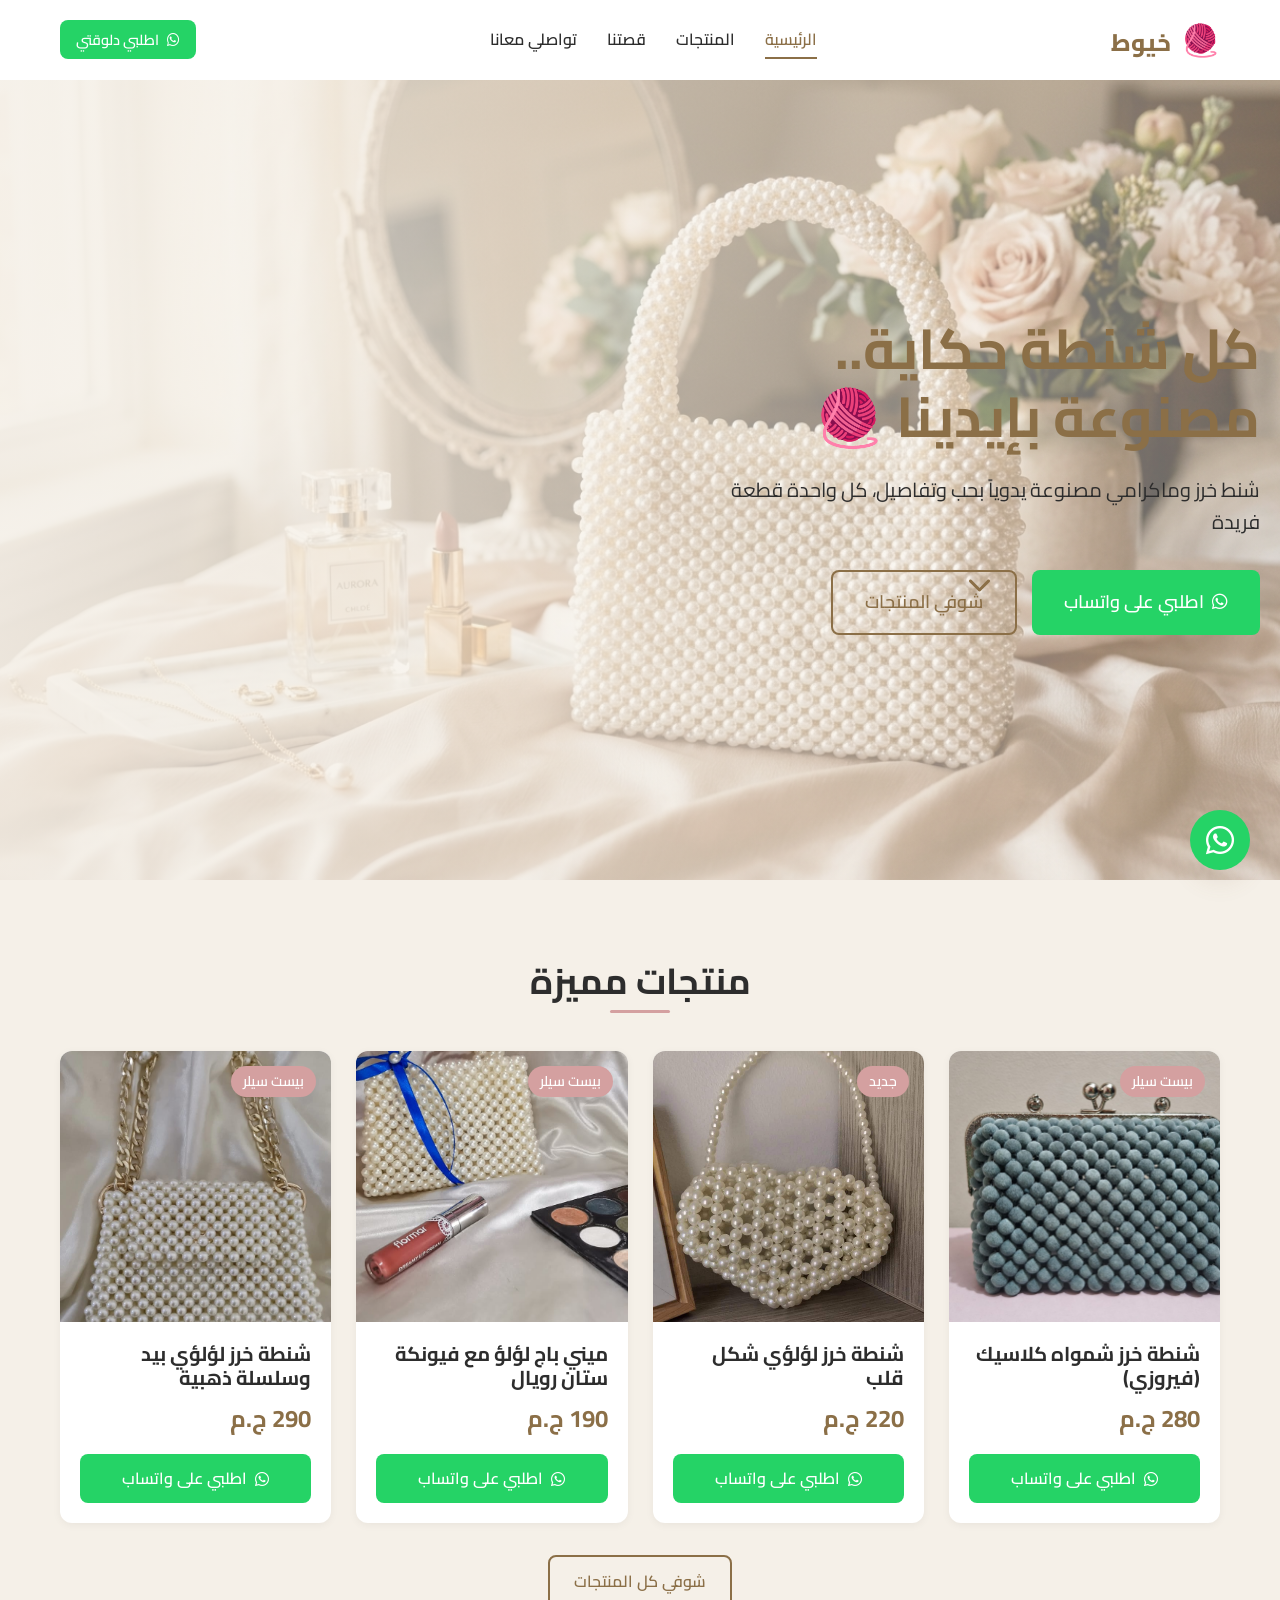
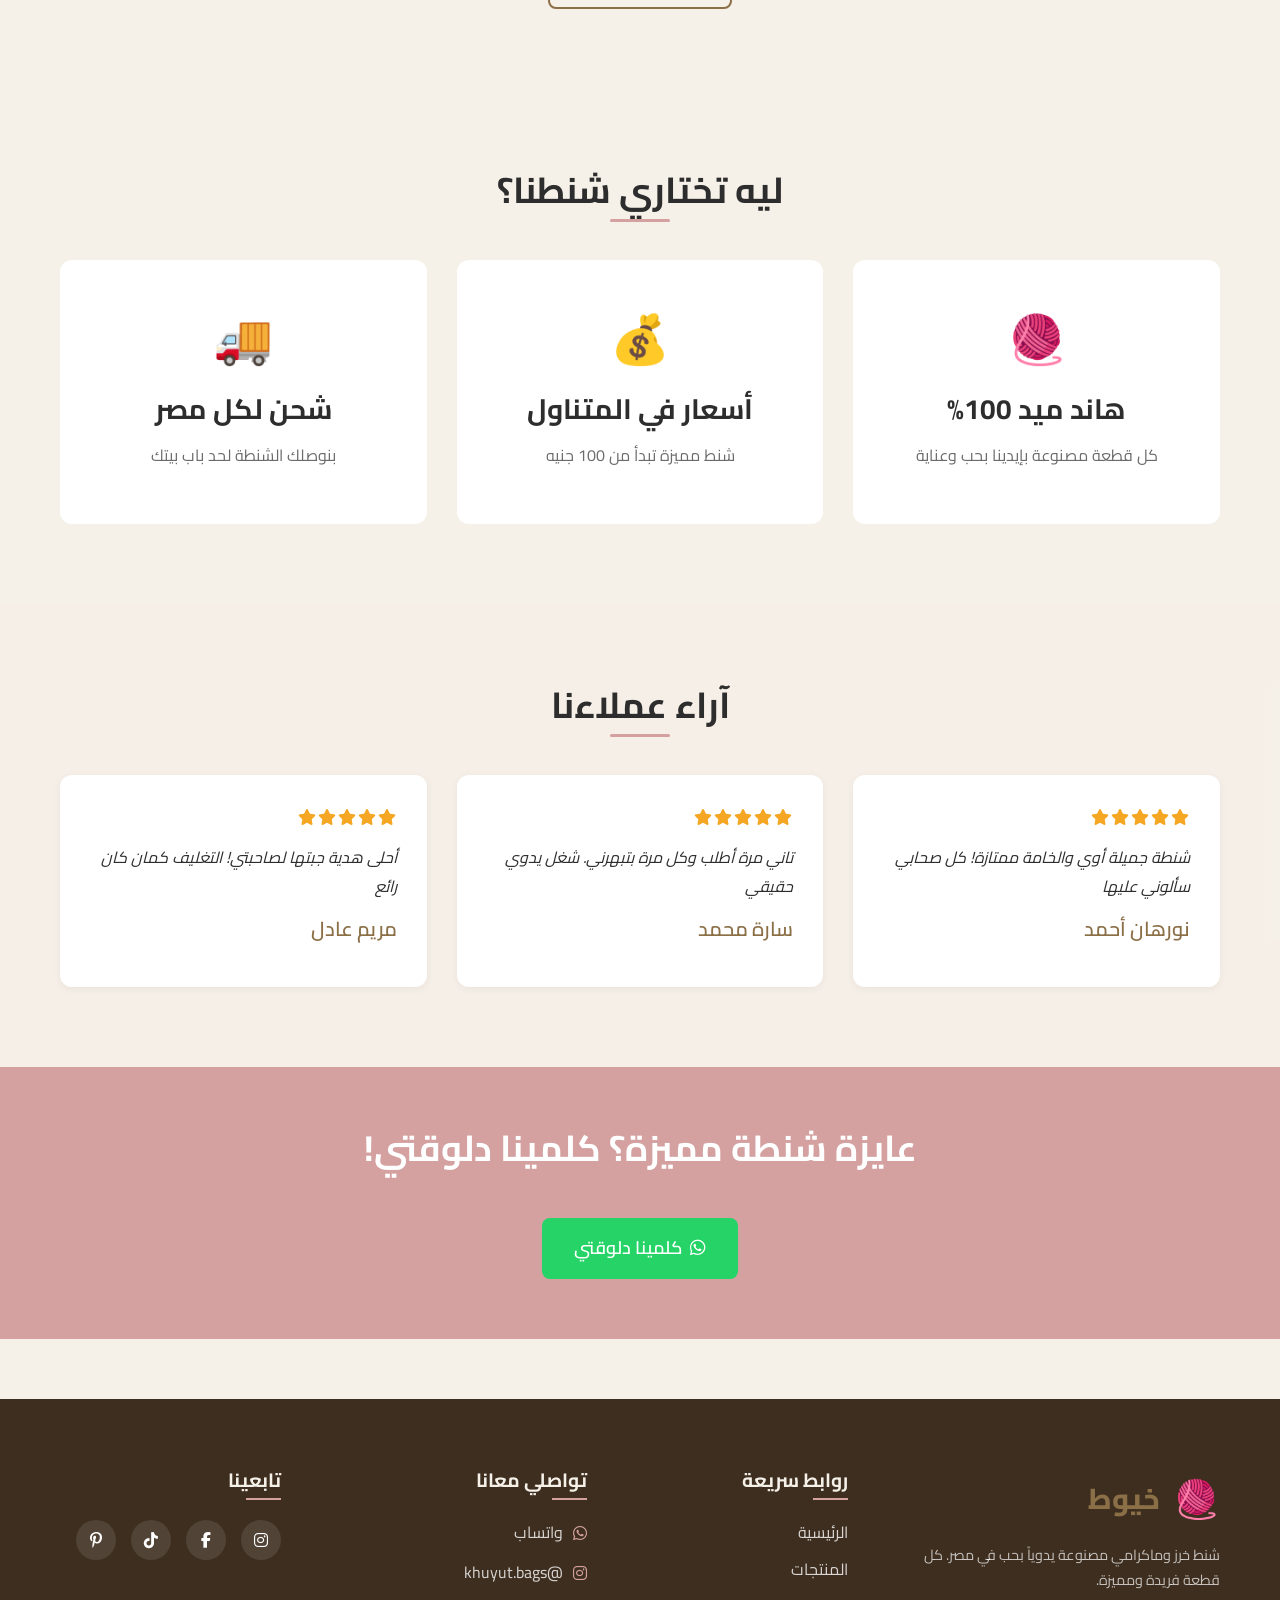
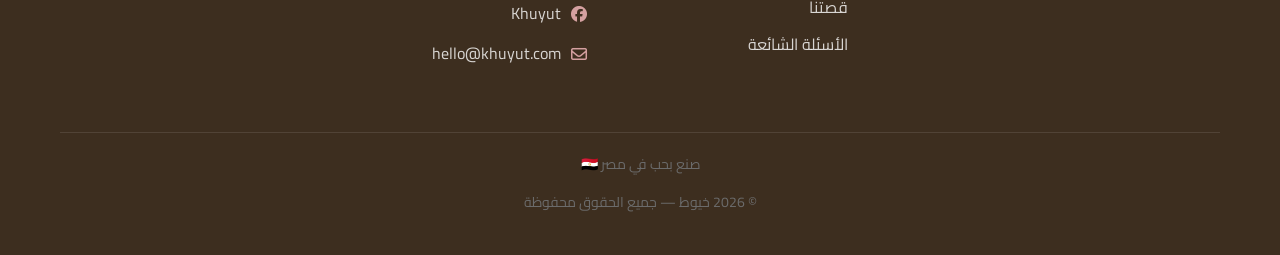
<file: index.html>
<!DOCTYPE html>
<html lang="ar" dir="rtl">
<head>
    <meta charset="UTF-8">
    <meta name="viewport" content="width=device-width, initial-scale=1.0">
    <title>خيوط — شنط خرز وماكرامي هاند ميد | Khuyut — Handmade Beaded & Macramé Bags</title>
    <meta name="description" content="شنط خرز وماكرامي هاند ميد مصنوعة بحب في مصر. كل شنطة حكاية ومميزة.">
    <meta property="og:title" content="خيوط — شنط خرز وماكرامي هاند ميد">
    <meta property="og:description" content="شنط خرز وماكرامي هاند ميد مصنوعة بحب في مصر. كل شنطة حكاية ومميزة.">
    <meta property="og:type" content="website">
    <link rel="preconnect" href="https://fonts.googleapis.com">
    <link rel="preconnect" href="https://fonts.gstatic.com" crossorigin>
    <link href="https://fonts.googleapis.com/css2?family=Cairo:wght@400;600;700;800&family=Poppins:wght@400;500;600;700&display=swap" rel="stylesheet">
    <link rel="stylesheet" href="https://cdnjs.cloudflare.com/ajax/libs/font-awesome/6.5.0/css/all.min.css">
    <link rel="stylesheet" href="css/style.css">
    <link rel="stylesheet" href="css/rtl.css">
    <link rel="stylesheet" href="css/responsive.css">
</head>
<body>
    <nav class="navbar" id="navbar">
        <div class="container navbar-container">
            <a href="index.html" class="navbar-brand">
                <span class="brand-icon">🧶</span>
                <span class="brand-name">خيوط</span>
            </a>
            <ul class="nav-links" id="navLinks">
                <li><a href="index.html" class="nav-link active" data-key="home">الرئيسية</a></li>
                <li><a href="shop.html" class="nav-link" data-key="shop">المنتجات</a></li>
                <li><a href="about.html" class="nav-link" data-key="about">قصتنا</a></li>
                <li><a href="contact.html" class="nav-link" data-key="contact">تواصلي معانا</a></li>
            </ul>
            <div class="nav-actions">
                </button>
                <a href="https://wa.me/201097595196" class="btn btn-whatsapp nav-whatsapp" target="_blank">
                    <i class="fab fa-whatsapp"></i>
                    <span data-key="orderNow">اطلبي دلوقتي</span>
                </a>
                <button class="nav-toggle" id="navToggle" aria-label="Toggle menu">
                    <span></span><span></span><span></span>
                </button>
            </div>
        </div>
    </nav>

    <main>
        <section class="hero">
            <div class="container">
                <div class="hero-content">
                    <h1 data-key="heroTitle" data-ar="كل شنطة حكاية.. مصنوعة بإيدينا 🧶" data-en="Every bag tells a story — handmade with love 🧶">كل شنطة حكاية.. مصنوعة بإيدينا 🧶</h1>
                    <p class="hero-subtitle" data-key="heroSubtitle" data-ar="شنط خرز وماكرامي مصنوعة يدوياً بحب وتفاصيل، كل واحدة قطعة فريدة" data-en="Handcrafted beaded & macramé bags — each one uniquely yours">شنط خرز وماكرامي مصنوعة يدوياً بحب وتفاصيل، كل واحدة قطعة فريدة</p>
                    <div class="hero-actions">
                        <a href="https://wa.me/201097595196?text=%D9%85%D8%B1%D8%AD%D8%A8%D8%A7%D9%8B!%20%D8%B9%D8%A7%D9%8A%D8%B2%D8%A9%20%D8%A3%D8%B9%D8%B1%D9%81%20%D8%A3%D9%83%D8%AA%D8%B1%20%D8%B9%D9%86%20%D8%A7%D9%84%D9%85%D9%86%D8%AA%D8%AC%D8%A7%D8%AA" class="btn btn-whatsapp btn-lg" target="_blank">
                            <i class="fab fa-whatsapp"></i>
                            <span data-key="orderOnWhatsapp" data-ar="اطلبي على واتساب" data-en="Order on WhatsApp">اطلبي على واتساب</span>
                        </a>
                        <a href="shop.html" class="btn btn-secondary btn-lg" data-key="viewProducts" data-ar="شوفي المنتجات" data-en="View Products">شوفي المنتجات</a>
                    </div>
                </div>
                <div class="scroll-down animate-bounce">
                    <i class="fas fa-chevron-down"></i>
                </div>
            </div>
        </section>

        <section class="section featured-products">
            <div class="container">
                <div class="section-header">
                    <h2 class="section-title" data-key="featuredProductsTitle" data-ar="منتجات مميزة" data-en="Featured Products">منتجات مميزة</h2>
                </div>
                <div class="products-grid" id="featuredGrid">
                    <!-- Populated by JS -->
                </div>
                <div class="section-footer text-center">
                    <a href="shop.html" class="btn btn-secondary" data-key="viewAllProducts" data-ar="شوفي كل المنتجات" data-en="View All Products">شوفي كل المنتجات →</a>
                </div>
            </div>
        </section>

        <section class="section features">
            <div class="container">
                <h2 class="section-title text-center" data-key="whyChooseUs" data-ar="ليه تختاري شنطنا؟" data-en="Why Choose Us?">ليه تختاري شنطنا؟</h2>
                <div class="grid features-grid">
                    <div class="feature-card">
                        <div class="feature-icon">🧶</div>
                        <h3 data-key="feature1Title" data-ar="هاند ميد 100%" data-en="100% Handmade">هاند ميد 100%</h3>
                        <p data-key="feature1Desc" data-ar="كل قطعة مصنوعة بإيدينا بحب وعناية" data-en="Each piece is crafted by hand with love and care">كل قطعة مصنوعة بإيدينا بحب وعناية</p>
                    </div>
                    <div class="feature-card">
                        <div class="feature-icon">💰</div>
                        <h3 data-key="feature2Title" data-ar="أسعار في المتناول" data-en="Affordable Prices">أسعار في المتناول</h3>
                        <p data-key="feature2Desc" data-ar="شنط مميزة تبدأ من 100 جنيه" data-en="Unique bags starting from 100 EGP">شنط مميزة تبدأ من 100 جنيه</p>
                    </div>
                    <div class="feature-card">
                        <div class="feature-icon">🚚</div>
                        <h3 data-key="feature3Title" data-ar="شحن لكل مصر" data-en="Nationwide Shipping">شحن لكل مصر</h3>
                        <p data-key="feature3Desc" data-ar="بنوصلك الشنطة لحد باب بيتك" data-en="We deliver right to your doorstep">بنوصلك الشنطة لحد باب بيتك</p>
                    </div>
                </div>
            </div>
        </section>

        <section class="section testimonials bg-light">
            <div class="container">
                <h2 class="section-title text-center" data-key="testimonialsTitle" data-ar="آراء عملاءنا" data-en="Customer Reviews">آراء عملاءنا</h2>
                <div class="grid testimonials-grid">
                    <div class="testimonial-card">
                        <div class="stars text-warning">
                            <i class="fas fa-star"></i><i class="fas fa-star"></i><i class="fas fa-star"></i><i class="fas fa-star"></i><i class="fas fa-star"></i>
                        </div>
                        <p class="testimonial-text" data-key="review1" data-ar="شنطة جميلة أوي والخامة ممتازة! كل صحابي سألوني عليها" data-en="Beautiful bag and excellent quality! All my friends asked about it">"شنطة جميلة أوي والخامة ممتازة! كل صحابي سألوني عليها"</p>
                        <h4 class="testimonial-author" data-key="author1" data-ar="نورهان أحمد" data-en="Nourhan Ahmed">— نورهان أحمد</h4>
                    </div>
                    <div class="testimonial-card">
                        <div class="stars text-warning">
                            <i class="fas fa-star"></i><i class="fas fa-star"></i><i class="fas fa-star"></i><i class="fas fa-star"></i><i class="fas fa-star"></i>
                        </div>
                        <p class="testimonial-text" data-key="review2" data-ar="تاني مرة أطلب وكل مرة بتبهرني. شغل يدوي حقيقي" data-en="Second time ordering and it amazes me every time. True handiwork">"تاني مرة أطلب وكل مرة بتبهرني. شغل يدوي حقيقي"</p>
                        <h4 class="testimonial-author" data-key="author2" data-ar="سارة محمد" data-en="Sarah Mohamed">— سارة محمد</h4>
                    </div>
                    <div class="testimonial-card">
                        <div class="stars text-warning">
                            <i class="fas fa-star"></i><i class="fas fa-star"></i><i class="fas fa-star"></i><i class="fas fa-star"></i><i class="fas fa-star"></i>
                        </div>
                        <p class="testimonial-text" data-key="review3" data-ar="أحلى هدية جبتها لصاحبتي! التغليف كمان كان رائع" data-en="Best gift I got for my friend! The packaging was also wonderful">"أحلى هدية جبتها لصاحبتي! التغليف كمان كان رائع"</p>
                        <h4 class="testimonial-author" data-key="author3" data-ar="مريم عادل" data-en="Mariam Adel">— مريم عادل</h4>
                    </div>
                </div>
            </div>
        </section>

        <section class="cta-banner text-center">
            <div class="container">
                <h2 data-key="ctaBannerText" data-ar="عايزة شنطة مميزة؟ كلمينا دلوقتي!" data-en="Want a unique bag? Chat with us now!">عايزة شنطة مميزة؟ كلمينا دلوقتي!</h2>
                <a href="https://wa.me/201097595196" class="btn btn-whatsapp btn-lg mt-4" target="_blank">
                    <i class="fab fa-whatsapp"></i>
                    <span data-key="contactUsNow" data-ar="كلمينا دلوقتي" data-en="Chat Now">كلمينا دلوقتي</span>
                </a>
            </div>
        </section>
    </main>

    <footer class="footer">
        <div class="container">
            <div class="footer-grid">
                <div class="footer-col">
                    <div class="footer-brand">
                        <span class="brand-icon">🧶</span>
                        <span class="brand-name">خيوط</span>
                    </div>
                    <p class="footer-desc" data-key="footerDesc" data-ar="شنط خرز وماكرامي مصنوعة يدوياً بحب في مصر. كل قطعة فريدة ومميزة." data-en="Handcrafted beaded & macramé bags made with love in Egypt. Each piece is unique.">شنط خرز وماكرامي مصنوعة يدوياً بحب في مصر. كل قطعة فريدة ومميزة.</p>
                </div>
                <div class="footer-col">
                    <h4 data-key="quickLinks" data-ar="روابط سريعة" data-en="Quick Links">روابط سريعة</h4>
                    <ul class="footer-links">
                        <li><a href="index.html" data-key="home">الرئيسية</a></li>
                        <li><a href="shop.html" data-key="shop">المنتجات</a></li>
                        <li><a href="about.html" data-key="about">قصتنا</a></li>
                        <li><a href="faq.html" data-key="faq">الأسئلة الشائعة</a></li>
                    </ul>
                </div>
                <div class="footer-col">
                    <h4 data-key="contactUs">تواصلي معانا</h4>
                    <ul class="footer-contact">
                        <li><i class="fab fa-whatsapp"></i> <a href="https://wa.me/201097595196" target="_blank">واتساب</a></li>
                        <li><i class="fab fa-instagram"></i> <a href="#" target="_blank">@khuyut.bags</a></li>
                        <li><i class="fab fa-facebook"></i> <a href="#" target="_blank">Khuyut</a></li>
                        <li><i class="far fa-envelope"></i> <a href="mailto:hello@khuyut.com">hello@khuyut.com</a></li>
                    </ul>
                </div>
                <div class="footer-col">
                    <h4 data-key="followUs">تابعينا</h4>
                    <div class="footer-social">
                        <a href="#" aria-label="Instagram"><i class="fab fa-instagram"></i></a>
                        <a href="#" aria-label="Facebook"><i class="fab fa-facebook-f"></i></a>
                        <a href="#" aria-label="TikTok"><i class="fab fa-tiktok"></i></a>
                        <a href="#" aria-label="Pinterest"><i class="fab fa-pinterest-p"></i></a>
                    </div>
                </div>
            </div>
            <div class="footer-bottom">
                <p data-key="madeWithLove">صنع بحب في مصر 🇪🇬</p>
                <p data-key="copyright">© 2026 خيوط — جميع الحقوق محفوظة</p>
            </div>
        </div>
    </footer>

    <!-- Floating WhatsApp -->
    <a href="https://wa.me/201097595196?text=%D9%85%D8%B1%D8%AD%D8%A8%D8%A7%D9%8B!%20%D8%B9%D8%A7%D9%8A%D8%B2%D8%A9%20%D8%A3%D8%B9%D8%B1%D9%81%20%D8%A3%D9%83%D8%AA%D8%B1%20%D8%B9%D9%86%20%D8%A7%D9%84%D9%85%D9%86%D8%AA%D8%AC%D8%A7%D8%AA" class="floating-whatsapp" target="_blank" aria-label="WhatsApp">
        <i class="fab fa-whatsapp"></i>
        <span class="floating-tooltip" data-key="contactUs">تواصلي معانا</span>
    </a>

    <!-- Back to Top -->
    <button class="back-to-top" id="backToTop" aria-label="Back to top">
        <i class="fas fa-arrow-up"></i>
    </button>

    <script src="js/products.js"></script>
    <script src="js/language.js"></script>
    <script src="js/main.js"></script>
</body>
</html>
</file>
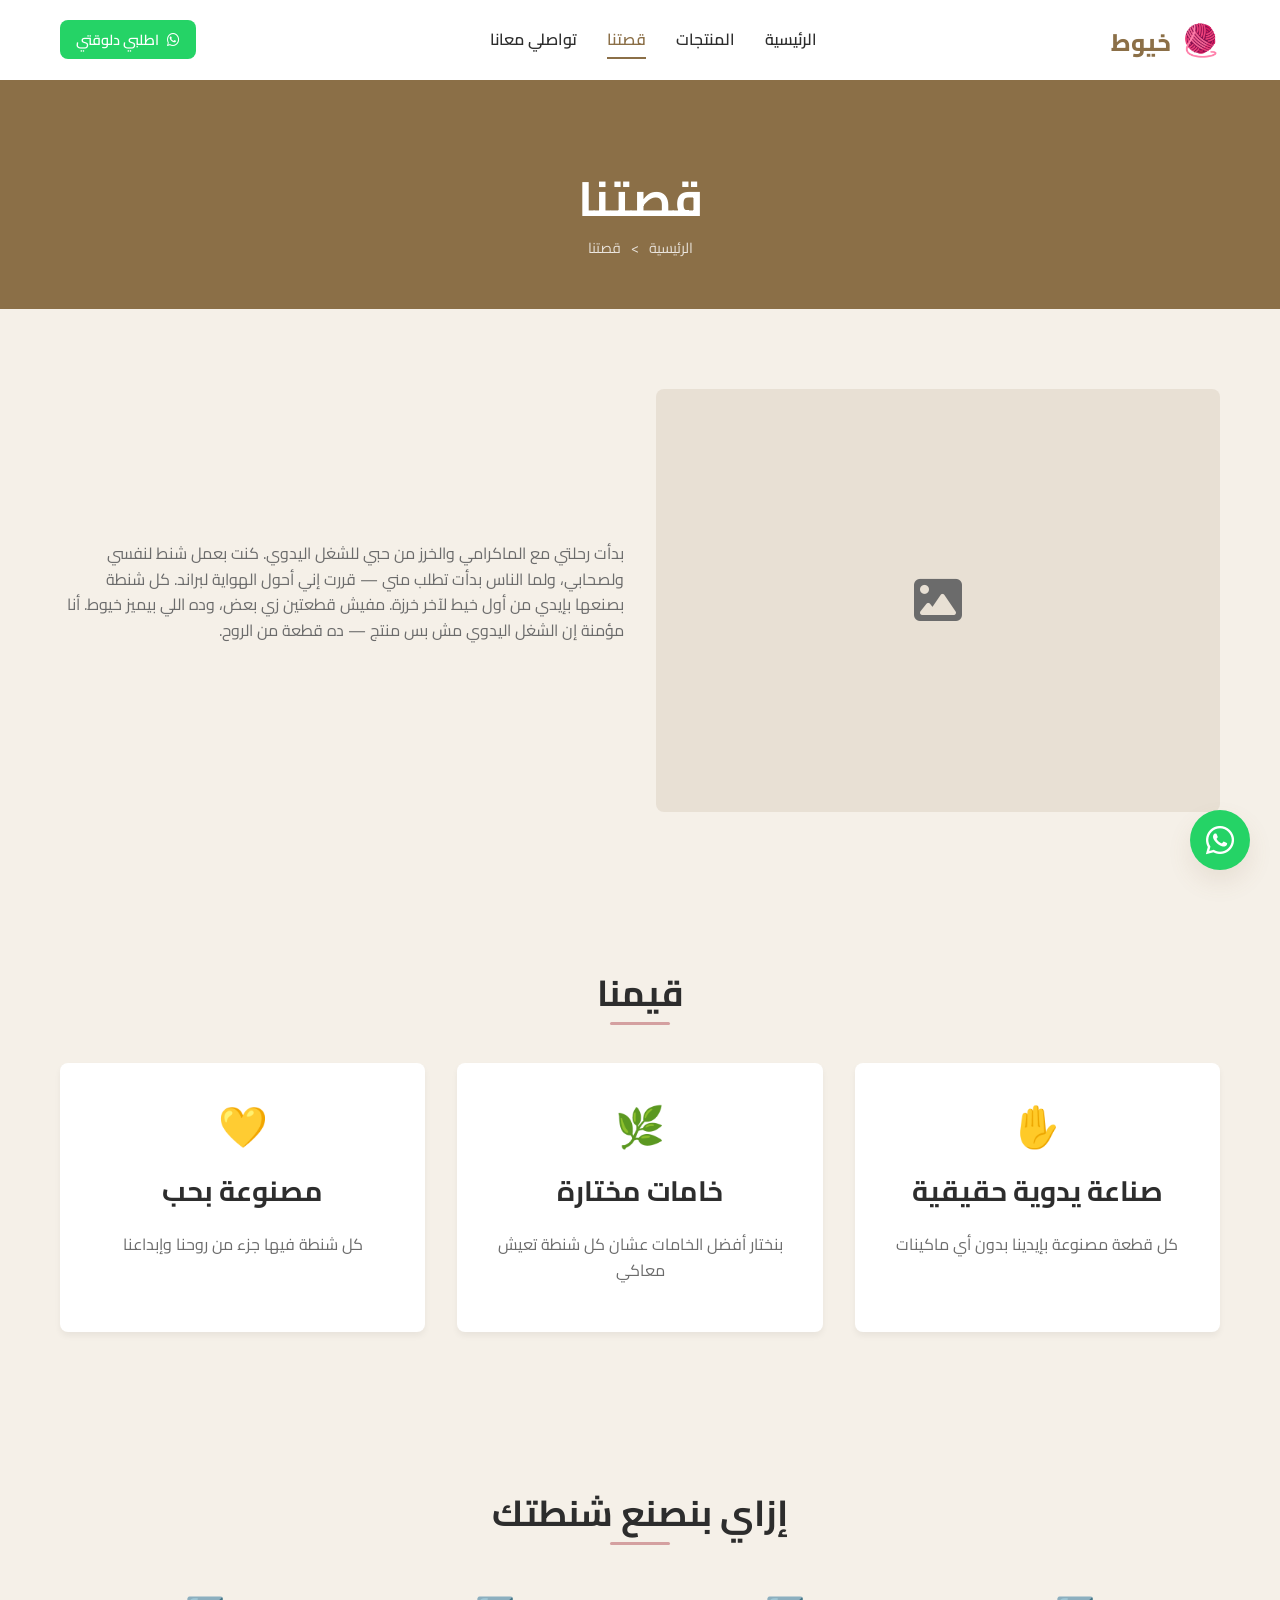
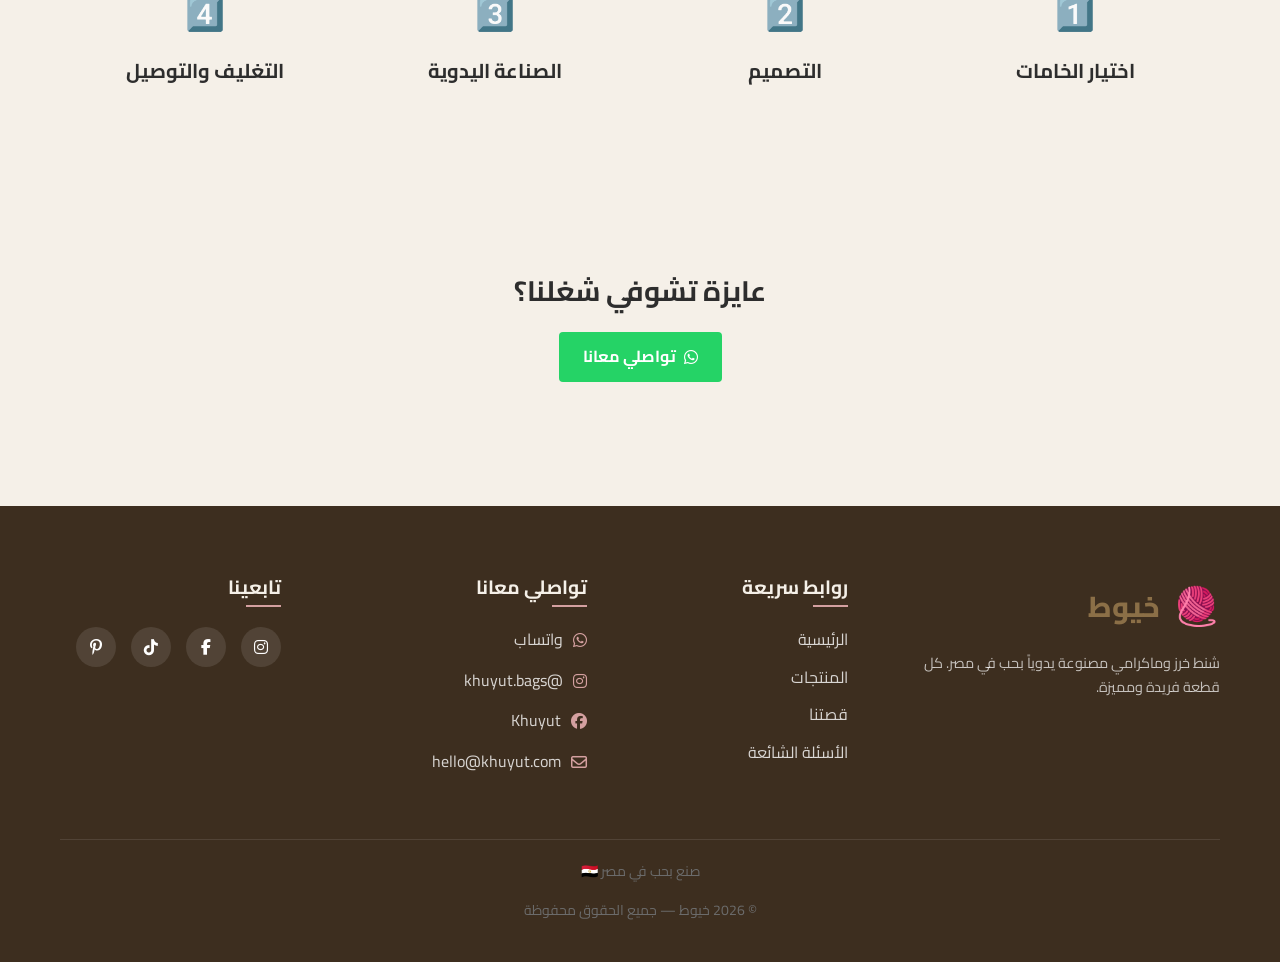
<file: about.html>
<!DOCTYPE html>
<html lang="ar" dir="rtl">
<head>
    <meta charset="UTF-8">
    <meta name="viewport" content="width=device-width, initial-scale=1.0">
    <title>قصتنا | خيوط — Khuyut</title>
    <meta name="description" content="تعرفي على قصة خيوط — من هواية بسيطة لبراند شنط هاند ميد مصري.">
    <meta property="og:title" content="قصتنا | خيوط — Khuyut">
    <meta property="og:description" content="تعرفي على قصة خيوط — من هواية بسيطة لبراند شنط هاند ميد مصري.">
    <meta property="og:type" content="website">
    <link rel="preconnect" href="https://fonts.googleapis.com">
    <link rel="preconnect" href="https://fonts.gstatic.com" crossorigin>
    <link href="https://fonts.googleapis.com/css2?family=Cairo:wght@400;600;700;800&family=Poppins:wght@400;500;600;700&display=swap" rel="stylesheet">
    <link rel="stylesheet" href="https://cdnjs.cloudflare.com/ajax/libs/font-awesome/6.5.0/css/all.min.css">
    <link rel="stylesheet" href="css/style.css">
    <link rel="stylesheet" href="css/rtl.css">
    <link rel="stylesheet" href="css/responsive.css">
</head>
<body>
    <nav class="navbar" id="navbar">
        <div class="container navbar-container">
            <a href="index.html" class="navbar-brand">
                <span class="brand-icon">🧶</span>
                <span class="brand-name">خيوط</span>
            </a>
            <ul class="nav-links" id="navLinks">
                <li><a href="index.html" class="nav-link" data-key="home">الرئيسية</a></li>
                <li><a href="shop.html" class="nav-link" data-key="shop">المنتجات</a></li>
                <li><a href="about.html" class="nav-link active" data-key="about">قصتنا</a></li>
                <li><a href="contact.html" class="nav-link" data-key="contact">تواصلي معانا</a></li>
            </ul>
            <div class="nav-actions">
                </button>
                <a href="https://wa.me/201097595196" class="btn btn-whatsapp nav-whatsapp" target="_blank">
                    <i class="fab fa-whatsapp"></i>
                    <span data-key="orderNow">اطلبي دلوقتي</span>
                </a>
                <button class="nav-toggle" id="navToggle" aria-label="Toggle menu">
                    <span></span><span></span><span></span>
                </button>
            </div>
        </div>
    </nav>

    <main>
        <header class="page-header section animate-on-scroll">
            <div class="container">
                <h1 data-ar="قصتنا" data-en="Our Story">قصتنا</h1>
                <div class="breadcrumb">
                    <a href="index.html" data-key="home">الرئيسية</a> &gt; <span data-key="about">قصتنا</span>
                </div>
            </div>
        </header>

        <section class="section about-story animate-on-scroll">
            <div class="container grid about-grid" style="display: grid; grid-template-columns: 1fr 1fr; gap: 2rem; align-items: center;">
                <div class="about-image" style="background-color: var(--color-border); border-radius: 8px; aspect-ratio: 4/3; display: flex; align-items: center; justify-content: center;">
                    <i class="fas fa-image" style="font-size: 3rem; color: var(--color-text-light);"></i>
                </div>
                <div class="about-text">
                    <p data-ar="بدأت رحلتي مع الماكرامي والخرز من حبي للشغل اليدوي. كنت بعمل شنط لنفسي ولصحابي، ولما الناس بدأت تطلب مني — قررت إني أحول الهواية لبراند. كل شنطة بصنعها بإيدي من أول خيط لآخر خرزة. مفيش قطعتين زي بعض، وده اللي بيميز خيوط. أنا مؤمنة إن الشغل اليدوي مش بس منتج — ده قطعة من الروح." data-en="My journey with macramé and beading started from a simple love for handwork. I used to make bags for myself and friends, and when people started asking — I decided to turn my passion into a brand. Every bag is crafted by my hands, from the first thread to the last bead. No two pieces are alike, and that's what makes Khuyut special. I believe handmade isn't just a product — it's a piece of the soul.">
                        بدأت رحلتي مع الماكرامي والخرز من حبي للشغل اليدوي. كنت بعمل شنط لنفسي ولصحابي، ولما الناس بدأت تطلب مني — قررت إني أحول الهواية لبراند. كل شنطة بصنعها بإيدي من أول خيط لآخر خرزة. مفيش قطعتين زي بعض، وده اللي بيميز خيوط. أنا مؤمنة إن الشغل اليدوي مش بس منتج — ده قطعة من الروح.
                    </p>
                </div>
            </div>
        </section>

        <section class="section about-values animate-on-scroll" style="background-color: var(--color-bg);">
            <div class="container">
                <h2 class="section-title text-center" data-ar="قيمنا" data-en="Our Values">قيمنا</h2>
                <div class="grid" style="display: grid; grid-template-columns: repeat(auto-fit, minmax(250px, 1fr)); gap: 2rem; margin-top: 2rem;">
                    <div class="card value-card" style="padding: 2rem; text-align: center; background: var(--color-white); border-radius: 8px; box-shadow: 0 4px 6px rgba(0,0,0,0.05);">
                        <div style="font-size: 2.5rem; margin-bottom: 1rem;">✋</div>
                        <h3 data-ar="صناعة يدوية حقيقية" data-en="Truly Handmade">صناعة يدوية حقيقية</h3>
                        <p data-ar="كل قطعة مصنوعة بإيدينا بدون أي ماكينات" data-en="Every piece crafted by hand, no machines" style="color: var(--color-text-light); margin-top: 0.5rem;">كل قطعة مصنوعة بإيدينا بدون أي ماكينات</p>
                    </div>
                    <div class="card value-card" style="padding: 2rem; text-align: center; background: var(--color-white); border-radius: 8px; box-shadow: 0 4px 6px rgba(0,0,0,0.05);">
                        <div style="font-size: 2.5rem; margin-bottom: 1rem;">🌿</div>
                        <h3 data-ar="خامات مختارة" data-en="Selected Materials">خامات مختارة</h3>
                        <p data-ar="بنختار أفضل الخامات عشان كل شنطة تعيش معاكي" data-en="We choose the best materials so every bag lasts" style="color: var(--color-text-light); margin-top: 0.5rem;">بنختار أفضل الخامات عشان كل شنطة تعيش معاكي</p>
                    </div>
                    <div class="card value-card" style="padding: 2rem; text-align: center; background: var(--color-white); border-radius: 8px; box-shadow: 0 4px 6px rgba(0,0,0,0.05);">
                        <div style="font-size: 2.5rem; margin-bottom: 1rem;">💛</div>
                        <h3 data-ar="مصنوعة بحب" data-en="Made with Love">مصنوعة بحب</h3>
                        <p data-ar="كل شنطة فيها جزء من روحنا وإبداعنا" data-en="Every bag carries a piece of our heart and creativity" style="color: var(--color-text-light); margin-top: 0.5rem;">كل شنطة فيها جزء من روحنا وإبداعنا</p>
                    </div>
                </div>
            </div>
        </section>

        <section class="section about-process animate-on-scroll">
            <div class="container">
                <h2 class="section-title text-center" data-ar="إزاي بنصنع شنطتك" data-en="How We Craft Your Bag">إزاي بنصنع شنطتك</h2>
                <div class="process-timeline" style="display: flex; flex-wrap: wrap; justify-content: space-between; margin-top: 3rem; position: relative;">
                    <div class="process-step" style="text-align: center; flex: 1; min-width: 150px; margin-bottom: 2rem;">
                        <div style="font-size: 2rem; background: var(--color-bg); width: 60px; height: 60px; line-height: 60px; border-radius: 50%; margin: 0 auto 1rem; color: var(--color-primary); font-weight: bold;">1️⃣</div>
                        <h4 data-ar="اختيار الخامات" data-en="Selecting Materials">اختيار الخامات</h4>
                    </div>
                    <div class="process-step" style="text-align: center; flex: 1; min-width: 150px; margin-bottom: 2rem;">
                        <div style="font-size: 2rem; background: var(--color-bg); width: 60px; height: 60px; line-height: 60px; border-radius: 50%; margin: 0 auto 1rem; color: var(--color-primary); font-weight: bold;">2️⃣</div>
                        <h4 data-ar="التصميم" data-en="Design">التصميم</h4>
                    </div>
                    <div class="process-step" style="text-align: center; flex: 1; min-width: 150px; margin-bottom: 2rem;">
                        <div style="font-size: 2rem; background: var(--color-bg); width: 60px; height: 60px; line-height: 60px; border-radius: 50%; margin: 0 auto 1rem; color: var(--color-primary); font-weight: bold;">3️⃣</div>
                        <h4 data-ar="الصناعة اليدوية" data-en="Handcrafting">الصناعة اليدوية</h4>
                    </div>
                    <div class="process-step" style="text-align: center; flex: 1; min-width: 150px; margin-bottom: 2rem;">
                        <div style="font-size: 2rem; background: var(--color-bg); width: 60px; height: 60px; line-height: 60px; border-radius: 50%; margin: 0 auto 1rem; color: var(--color-primary); font-weight: bold;">4️⃣</div>
                        <h4 data-ar="التغليف والتوصيل" data-en="Packaging & Delivery">التغليف والتوصيل</h4>
                    </div>
                </div>
            </div>
        </section>

        <section class="section animate-on-scroll text-center" style="background-color: var(--color-bg); padding: 4rem 0;">
            <div class="container">
                <h3 style="margin-bottom: 1.5rem;" data-ar="عايزة تشوفي شغلنا؟" data-en="Want to see our work?">عايزة تشوفي شغلنا؟</h3>
                <div style="display: flex; gap: 1rem; justify-content: center; flex-wrap: wrap;">
                    <a href="https://wa.me/201097595196" class="btn btn-whatsapp" target="_blank" style="padding: 0.75rem 1.5rem; background: var(--color-whatsapp); color: var(--color-white); text-decoration: none; border-radius: 4px; font-weight: bold;">
                        <i class="fab fa-whatsapp"></i> <span data-key="contactUs">تواصلي معانا</span>
                    </a>
                </div>
            </div>
        </section>
    </main>

    <footer class="footer">
        <div class="container">
            <div class="footer-grid">
                <div class="footer-col">
                    <div class="footer-brand">
                        <span class="brand-icon">🧶</span>
                        <span class="brand-name">خيوط</span>
                    </div>
                    <p class="footer-desc" data-ar="شنط خرز وماكرامي مصنوعة يدوياً بحب في مصر. كل قطعة فريدة ومميزة." data-en="Handcrafted beaded & macramé bags made with love in Egypt. Each piece is unique.">شنط خرز وماكرامي مصنوعة يدوياً بحب في مصر. كل قطعة فريدة ومميزة.</p>
                </div>
                <div class="footer-col">
                    <h4 data-ar="روابط سريعة" data-en="Quick Links">روابط سريعة</h4>
                    <ul class="footer-links">
                        <li><a href="index.html" data-key="home">الرئيسية</a></li>
                        <li><a href="shop.html" data-key="shop">المنتجات</a></li>
                        <li><a href="about.html" data-key="about">قصتنا</a></li>
                        <li><a href="faq.html" data-key="faq">الأسئلة الشائعة</a></li>
                    </ul>
                </div>
                <div class="footer-col">
                    <h4 data-key="contactUs">تواصلي معانا</h4>
                    <ul class="footer-contact">
                        <li><i class="fab fa-whatsapp"></i> <a href="https://wa.me/201097595196" target="_blank">واتساب</a></li>
                        <li><i class="fab fa-instagram"></i> <a href="#" target="_blank">@khuyut.bags</a></li>
                        <li><i class="fab fa-facebook"></i> <a href="#" target="_blank">Khuyut</a></li>
                        <li><i class="far fa-envelope"></i> <a href="mailto:hello@khuyut.com">hello@khuyut.com</a></li>
                    </ul>
                </div>
                <div class="footer-col">
                    <h4 data-key="followUs">تابعينا</h4>
                    <div class="footer-social">
                        <a href="#" aria-label="Instagram"><i class="fab fa-instagram"></i></a>
                        <a href="#" aria-label="Facebook"><i class="fab fa-facebook-f"></i></a>
                        <a href="#" aria-label="TikTok"><i class="fab fa-tiktok"></i></a>
                        <a href="#" aria-label="Pinterest"><i class="fab fa-pinterest-p"></i></a>
                    </div>
                </div>
            </div>
            <div class="footer-bottom">
                <p data-key="madeWithLove">صنع بحب في مصر 🇪🇬</p>
                <p data-key="copyright">© 2026 خيوط — جميع الحقوق محفوظة</p>
            </div>
        </div>
    </footer>

    <!-- Floating WhatsApp -->
    <a href="https://wa.me/201097595196?text=%D9%85%D8%B1%D8%AD%D8%A8%D8%A7%D9%8B!%20%D8%B9%D8%A7%D9%8A%D8%B2%D8%A9%20%D8%A3%D8%B9%D8%B1%D9%81%20%D8%A3%D9%83%D8%AA%D8%B1%20%D8%B9%D9%86%20%D8%A7%D9%84%D9%85%D9%86%D8%AA%D8%AC%D8%A7%D8%AA" class="floating-whatsapp" target="_blank" aria-label="WhatsApp">
        <i class="fab fa-whatsapp"></i>
        <span class="floating-tooltip" data-key="contactUs">تواصلي معانا</span>
    </a>

    <!-- Back to Top -->
    <button class="back-to-top" id="backToTop" aria-label="Back to top">
        <i class="fas fa-arrow-up"></i>
    </button>

    <script src="js/products.js"></script>
    <script src="js/language.js"></script>
    <script src="js/main.js"></script>
</body>
</html>
</file>
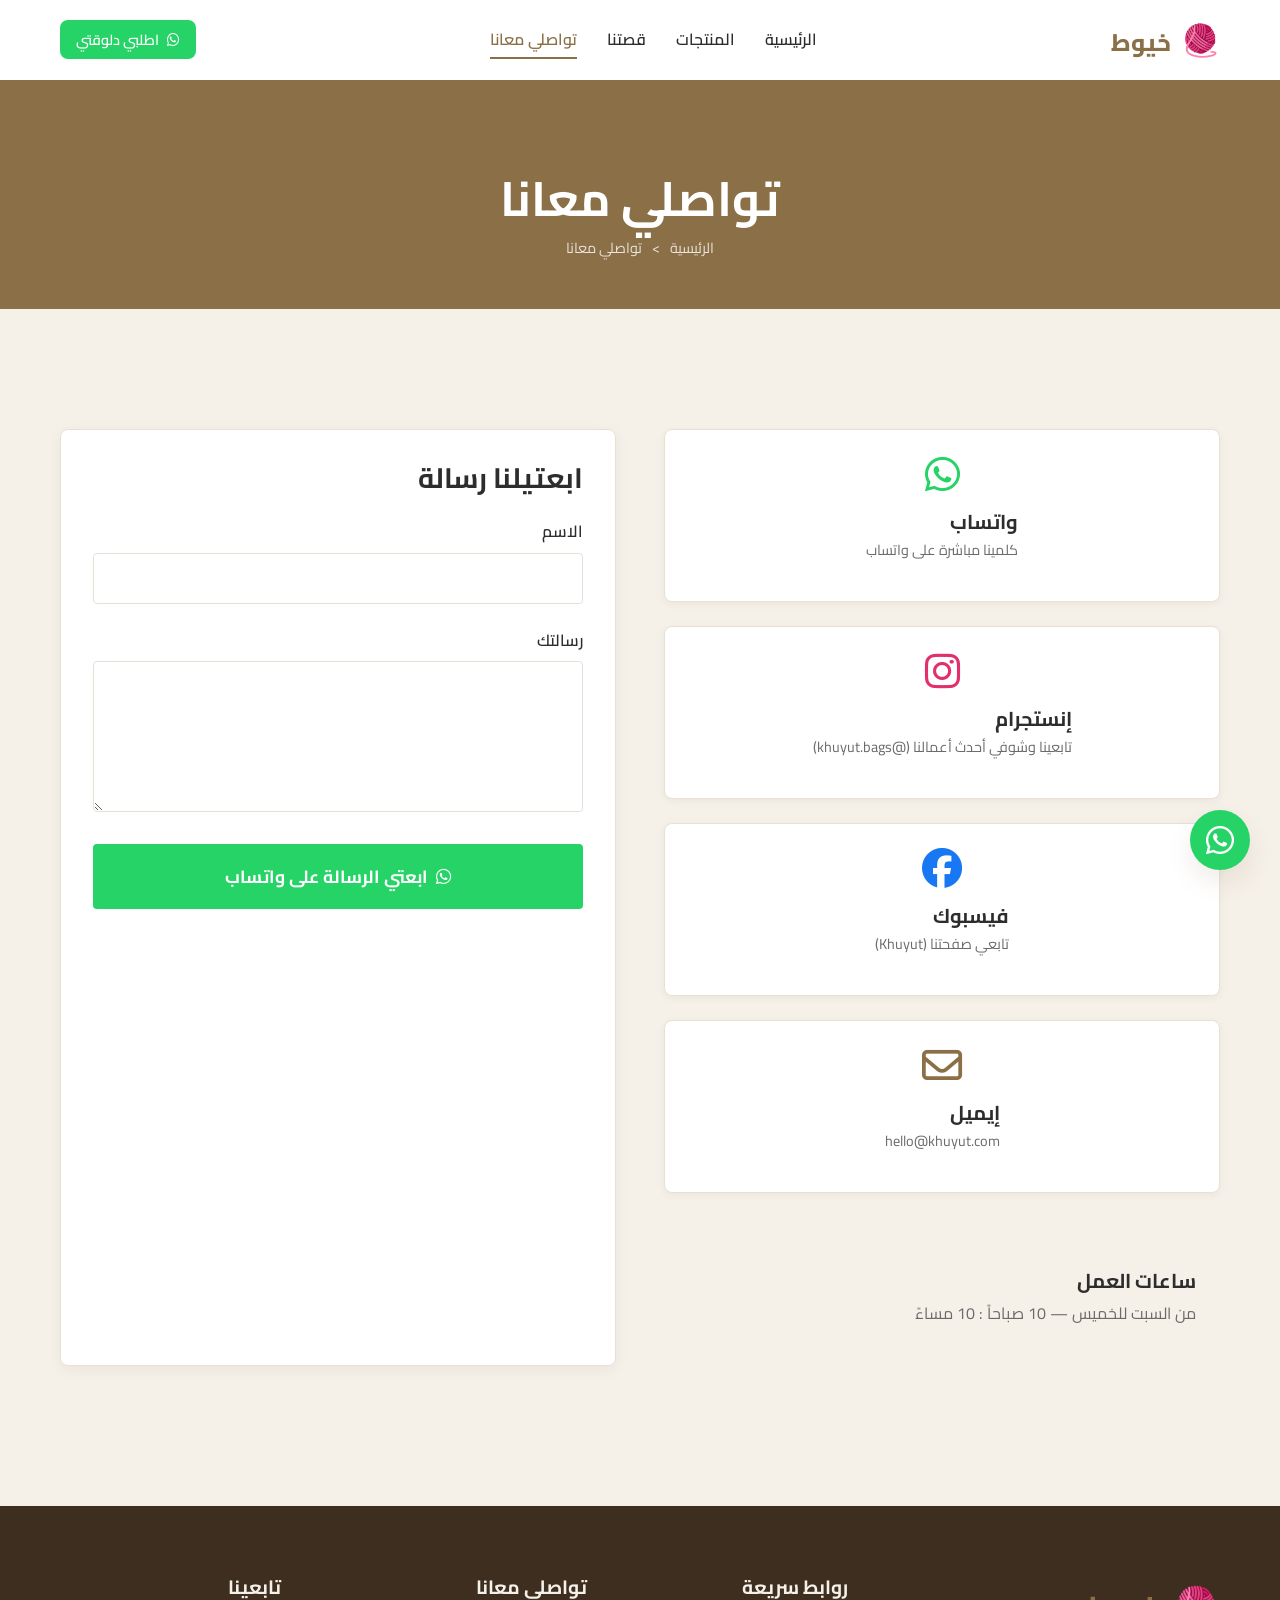
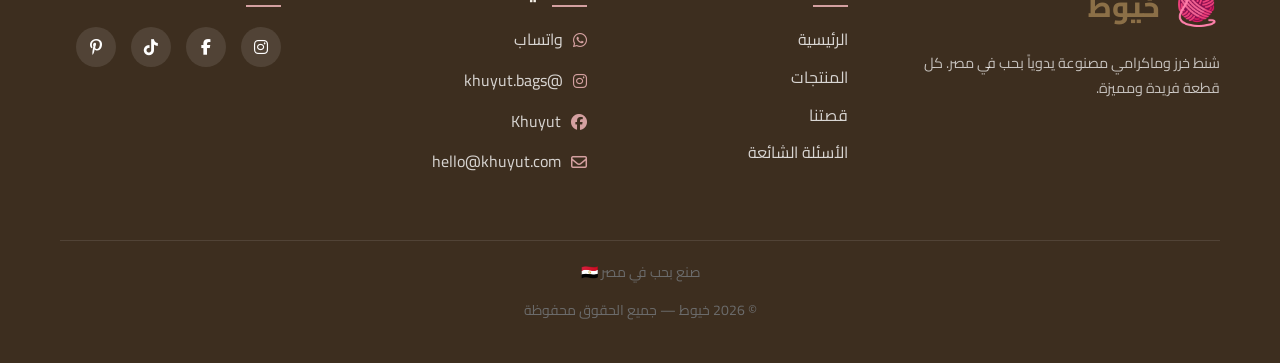
<file: contact.html>
<!DOCTYPE html>
<html lang="ar" dir="rtl">
<head>
    <meta charset="UTF-8">
    <meta name="viewport" content="width=device-width, initial-scale=1.0">
    <title>تواصلي معانا | خيوط — Khuyut</title>
    <meta name="description" content="تواصلي معانا عن طريق واتساب أو السوشيال ميديا — خيوط شنط هاند ميد.">
    <meta property="og:title" content="تواصلي معانا | خيوط — Khuyut">
    <meta property="og:description" content="تواصلي معانا عن طريق واتساب أو السوشيال ميديا — خيوط شنط هاند ميد.">
    <meta property="og:type" content="website">
    <link rel="preconnect" href="https://fonts.googleapis.com">
    <link rel="preconnect" href="https://fonts.gstatic.com" crossorigin>
    <link href="https://fonts.googleapis.com/css2?family=Cairo:wght@400;600;700;800&family=Poppins:wght@400;500;600;700&display=swap" rel="stylesheet">
    <link rel="stylesheet" href="https://cdnjs.cloudflare.com/ajax/libs/font-awesome/6.5.0/css/all.min.css">
    <link rel="stylesheet" href="css/style.css">
    <link rel="stylesheet" href="css/rtl.css">
    <link rel="stylesheet" href="css/responsive.css">
</head>
<body>
    <nav class="navbar" id="navbar">
        <div class="container navbar-container">
            <a href="index.html" class="navbar-brand">
                <span class="brand-icon">🧶</span>
                <span class="brand-name">خيوط</span>
            </a>
            <ul class="nav-links" id="navLinks">
                <li><a href="index.html" class="nav-link" data-key="home">الرئيسية</a></li>
                <li><a href="shop.html" class="nav-link" data-key="shop">المنتجات</a></li>
                <li><a href="about.html" class="nav-link" data-key="about">قصتنا</a></li>
                <li><a href="contact.html" class="nav-link active" data-key="contact">تواصلي معانا</a></li>
            </ul>
            <div class="nav-actions">
                </button>
                <a href="https://wa.me/201097595196" class="btn btn-whatsapp nav-whatsapp" target="_blank">
                    <i class="fab fa-whatsapp"></i>
                    <span data-key="orderNow">اطلبي دلوقتي</span>
                </a>
                <button class="nav-toggle" id="navToggle" aria-label="Toggle menu">
                    <span></span><span></span><span></span>
                </button>
            </div>
        </div>
    </nav>

    <main>
        <header class="page-header section animate-on-scroll">
            <div class="container">
                <h1 data-ar="تواصلي معانا" data-en="Contact Us">تواصلي معانا</h1>
                <div class="breadcrumb">
                    <a href="index.html" data-key="home">الرئيسية</a> &gt; <span data-key="contact">تواصلي معانا</span>
                </div>
            </div>
        </header>

        <section class="section contact-section animate-on-scroll">
            <div class="container grid" style="display: grid; grid-template-columns: repeat(auto-fit, minmax(300px, 1fr)); gap: 3rem;">
                <div class="contact-info">
                    <div class="contact-cards" style="display: flex; flex-direction: column; gap: 1.5rem;">
                        <a href="https://wa.me/201097595196" class="card" style="display: flex; align-items: center; gap: 1rem; padding: 1.5rem; text-decoration: none; color: inherit; border: 1px solid var(--color-border); border-radius: 8px; transition: transform 0.3s;">
                            <i class="fab fa-whatsapp" style="font-size: 2.5rem; color: var(--color-whatsapp);"></i>
                            <div>
                                <h4 style="margin-bottom: 0.25rem;" data-ar="واتساب" data-en="WhatsApp">واتساب</h4>
                                <p style="color: var(--color-text-light); font-size: 0.9rem;" data-ar="كلمينا مباشرة على واتساب" data-en="Chat with us directly on WhatsApp">كلمينا مباشرة على واتساب</p>
                            </div>
                        </a>
                        
                        <a href="#" class="card" style="display: flex; align-items: center; gap: 1rem; padding: 1.5rem; text-decoration: none; color: inherit; border: 1px solid var(--color-border); border-radius: 8px; transition: transform 0.3s;">
                            <i class="fab fa-instagram" style="font-size: 2.5rem; color: #E1306C;"></i>
                            <div>
                                <h4 style="margin-bottom: 0.25rem;" data-ar="إنستجرام" data-en="Instagram">إنستجرام</h4>
                                <p style="color: var(--color-text-light); font-size: 0.9rem;" data-ar="تابعينا وشوفي أحدث أعمالنا (@khuyut.bags)" data-en="Follow us for our latest work (@khuyut.bags)">تابعينا وشوفي أحدث أعمالنا (@khuyut.bags)</p>
                            </div>
                        </a>
                        
                        <a href="#" class="card" style="display: flex; align-items: center; gap: 1rem; padding: 1.5rem; text-decoration: none; color: inherit; border: 1px solid var(--color-border); border-radius: 8px; transition: transform 0.3s;">
                            <i class="fab fa-facebook" style="font-size: 2.5rem; color: #1877F2;"></i>
                            <div>
                                <h4 style="margin-bottom: 0.25rem;" data-ar="فيسبوك" data-en="Facebook">فيسبوك</h4>
                                <p style="color: var(--color-text-light); font-size: 0.9rem;" data-ar="تابعي صفحتنا (Khuyut)" data-en="Follow our page (Khuyut)">تابعي صفحتنا (Khuyut)</p>
                            </div>
                        </a>
                        
                        <a href="mailto:hello@khuyut.com" class="card" style="display: flex; align-items: center; gap: 1rem; padding: 1.5rem; text-decoration: none; color: inherit; border: 1px solid var(--color-border); border-radius: 8px; transition: transform 0.3s;">
                            <i class="far fa-envelope" style="font-size: 2.5rem; color: var(--color-primary);"></i>
                            <div>
                                <h4 style="margin-bottom: 0.25rem;" data-ar="إيميل" data-en="Email">إيميل</h4>
                                <p style="color: var(--color-text-light); font-size: 0.9rem;" data-ar="hello@khuyut.com" data-en="hello@khuyut.com">hello@khuyut.com</p>
                            </div>
                        </a>
                    </div>
                    
                    <div style="margin-top: 2rem; padding: 1.5rem; background: var(--color-bg); border-radius: 8px;">
                        <h4 style="margin-bottom: 0.5rem;" data-ar="ساعات العمل" data-en="Working Hours">ساعات العمل</h4>
                        <p style="color: var(--color-text-light);" data-ar="من السبت للخميس — 10 صباحاً : 10 مساءً" data-en="Saturday to Thursday — 10 AM : 10 PM">من السبت للخميس — 10 صباحاً : 10 مساءً</p>
                    </div>
                </div>

                <div class="contact-form" style="background: var(--color-white); padding: 2rem; border-radius: 8px; box-shadow: 0 4px 15px rgba(0,0,0,0.05); border: 1px solid var(--color-border);">
                    <h3 style="margin-bottom: 1.5rem;" data-ar="ابعتيلنا رسالة" data-en="Send us a message">ابعتيلنا رسالة</h3>
                    <form id="waForm" onsubmit="sendWhatsAppMessage(event)">
                        <div style="margin-bottom: 1.5rem;">
                            <label for="waName" style="display: block; margin-bottom: 0.5rem; font-weight: 600;" data-ar="الاسم" data-en="Name">الاسم</label>
                            <input type="text" id="waName" required style="width: 100%; padding: 0.75rem; border: 1px solid var(--color-border); border-radius: 4px; font-family: inherit;">
                        </div>
                        <div style="margin-bottom: 1.5rem;">
                            <label for="waMessage" style="display: block; margin-bottom: 0.5rem; font-weight: 600;" data-ar="رسالتك" data-en="Your Message">رسالتك</label>
                            <textarea id="waMessage" rows="5" required style="width: 100%; padding: 0.75rem; border: 1px solid var(--color-border); border-radius: 4px; font-family: inherit; resize: vertical;"></textarea>
                        </div>
                        <button type="submit" class="btn btn-whatsapp" style="width: 100%; padding: 1rem; border: none; font-size: 1.1rem; cursor: pointer; border-radius: 4px; font-weight: bold; background-color: var(--color-whatsapp); color: white; display: flex; justify-content: center; align-items: center; gap: 0.5rem;">
                            <i class="fab fa-whatsapp"></i> <span data-ar="ابعتي الرسالة على واتساب" data-en="Send via WhatsApp">ابعتي الرسالة على واتساب</span>
                        </button>
                    </form>
                </div>
            </div>
        </section>
    </main>

    <footer class="footer">
        <div class="container">
            <div class="footer-grid">
                <div class="footer-col">
                    <div class="footer-brand">
                        <span class="brand-icon">🧶</span>
                        <span class="brand-name">خيوط</span>
                    </div>
                    <p class="footer-desc" data-ar="شنط خرز وماكرامي مصنوعة يدوياً بحب في مصر. كل قطعة فريدة ومميزة." data-en="Handcrafted beaded & macramé bags made with love in Egypt. Each piece is unique.">شنط خرز وماكرامي مصنوعة يدوياً بحب في مصر. كل قطعة فريدة ومميزة.</p>
                </div>
                <div class="footer-col">
                    <h4 data-ar="روابط سريعة" data-en="Quick Links">روابط سريعة</h4>
                    <ul class="footer-links">
                        <li><a href="index.html" data-key="home">الرئيسية</a></li>
                        <li><a href="shop.html" data-key="shop">المنتجات</a></li>
                        <li><a href="about.html" data-key="about">قصتنا</a></li>
                        <li><a href="faq.html" data-key="faq">الأسئلة الشائعة</a></li>
                    </ul>
                </div>
                <div class="footer-col">
                    <h4 data-key="contactUs">تواصلي معانا</h4>
                    <ul class="footer-contact">
                        <li><i class="fab fa-whatsapp"></i> <a href="https://wa.me/201097595196" target="_blank">واتساب</a></li>
                        <li><i class="fab fa-instagram"></i> <a href="#" target="_blank">@khuyut.bags</a></li>
                        <li><i class="fab fa-facebook"></i> <a href="#" target="_blank">Khuyut</a></li>
                        <li><i class="far fa-envelope"></i> <a href="mailto:hello@khuyut.com">hello@khuyut.com</a></li>
                    </ul>
                </div>
                <div class="footer-col">
                    <h4 data-key="followUs">تابعينا</h4>
                    <div class="footer-social">
                        <a href="#" aria-label="Instagram"><i class="fab fa-instagram"></i></a>
                        <a href="#" aria-label="Facebook"><i class="fab fa-facebook-f"></i></a>
                        <a href="#" aria-label="TikTok"><i class="fab fa-tiktok"></i></a>
                        <a href="#" aria-label="Pinterest"><i class="fab fa-pinterest-p"></i></a>
                    </div>
                </div>
            </div>
            <div class="footer-bottom">
                <p data-key="madeWithLove">صنع بحب في مصر 🇪🇬</p>
                <p data-key="copyright">© 2026 خيوط — جميع الحقوق محفوظة</p>
            </div>
        </div>
    </footer>

    <!-- Floating WhatsApp -->
    <a href="https://wa.me/201097595196?text=%D9%85%D8%B1%D8%AD%D8%A8%D8%A7%D9%8B!%20%D8%B9%D8%A7%D9%8A%D8%B2%D8%A9%20%D8%A3%D8%B9%D8%B1%D9%81%20%D8%A3%D9%83%D8%AA%D8%B1%20%D8%B9%D9%86%20%D8%A7%D9%84%D9%85%D9%86%D8%AA%D8%AC%D8%A7%D8%AA" class="floating-whatsapp" target="_blank" aria-label="WhatsApp">
        <i class="fab fa-whatsapp"></i>
        <span class="floating-tooltip" data-key="contactUs">تواصلي معانا</span>
    </a>

    <!-- Back to Top -->
    <button class="back-to-top" id="backToTop" aria-label="Back to top">
        <i class="fas fa-arrow-up"></i>
    </button>

    <script src="js/products.js"></script>
    <script src="js/language.js"></script>
    <script src="js/main.js"></script>
    <script>
        function sendWhatsAppMessage(e) {
            e.preventDefault();
            const name = document.getElementById('waName').value;
            const message = document.getElementById('waMessage').value;
            const phoneNumber = '201097595196'; // Replace with actual number
            
            const text = `مرحباً، أنا ${name}.%0A${message}`;
            const url = `https://wa.me/${phoneNumber}?text=${text}`;
            
            window.open(url, '_blank');
        }
    </script>
</body>
</html>
</file>
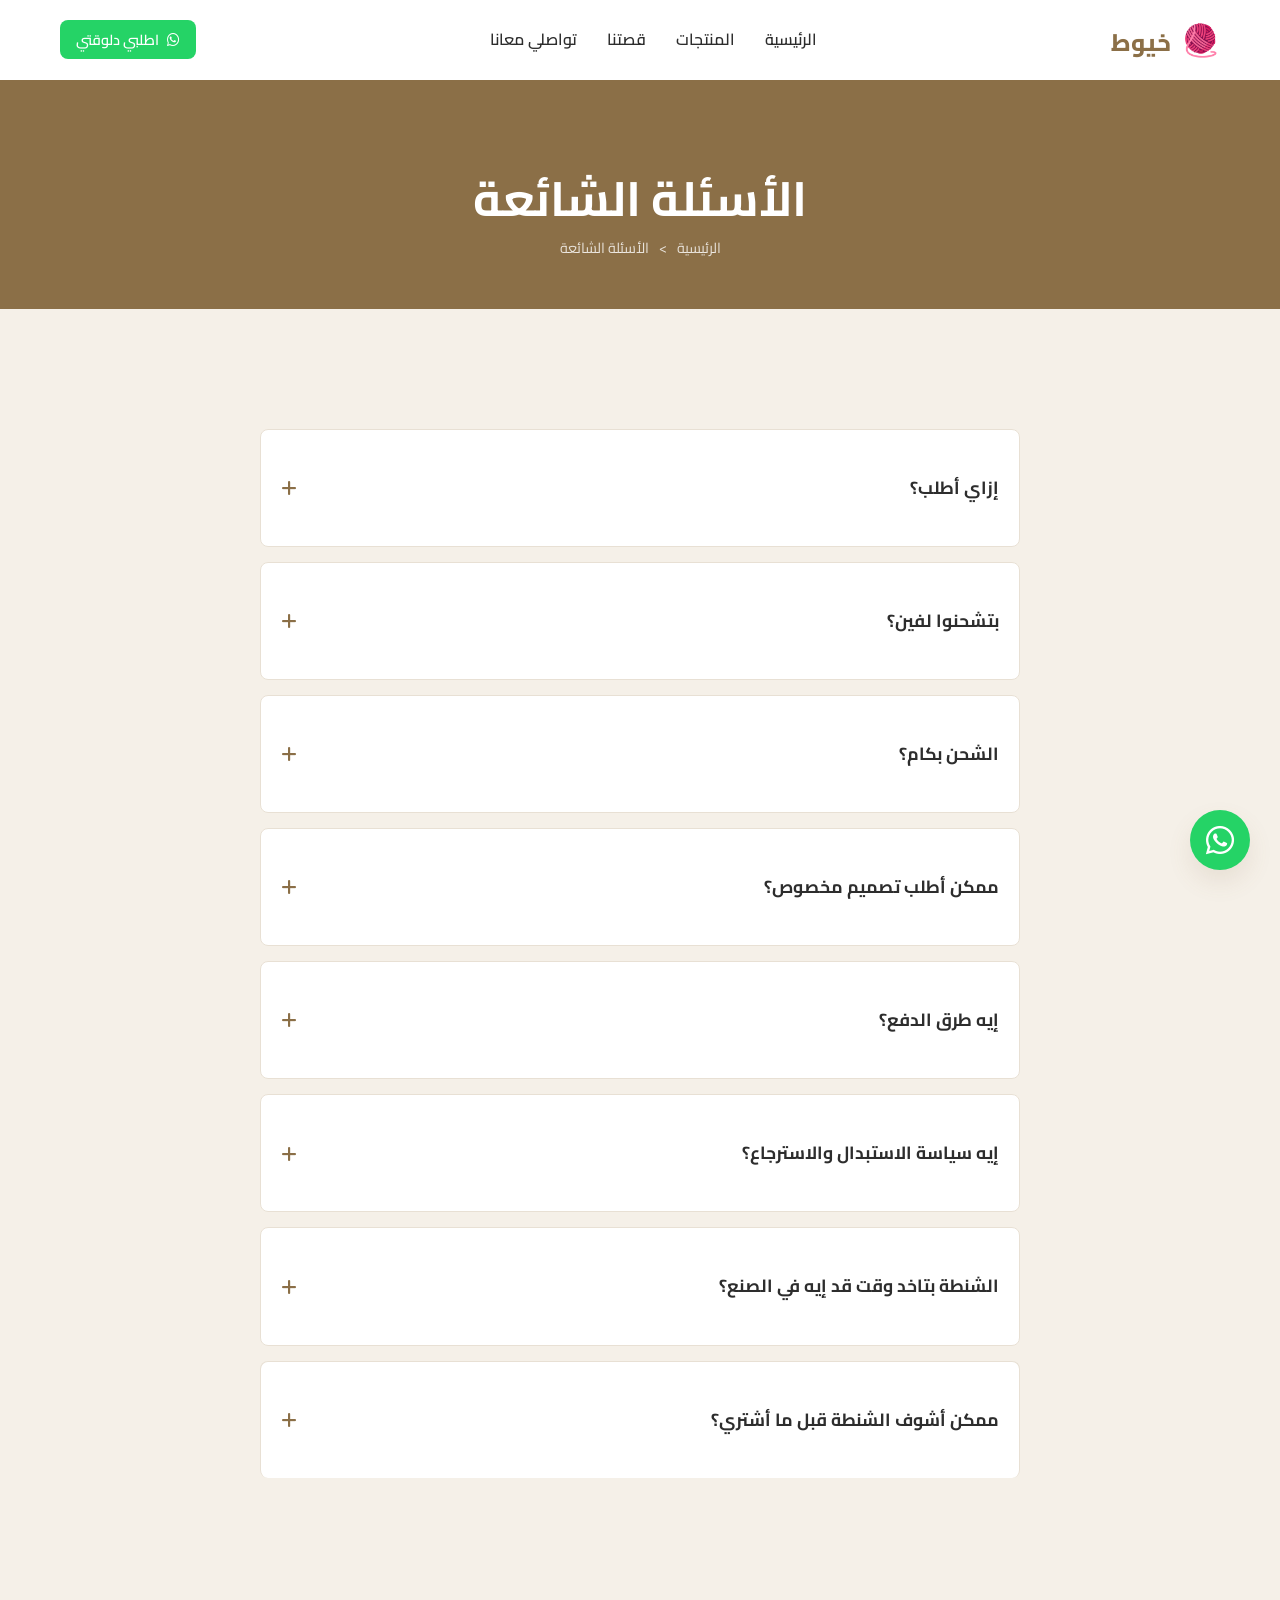
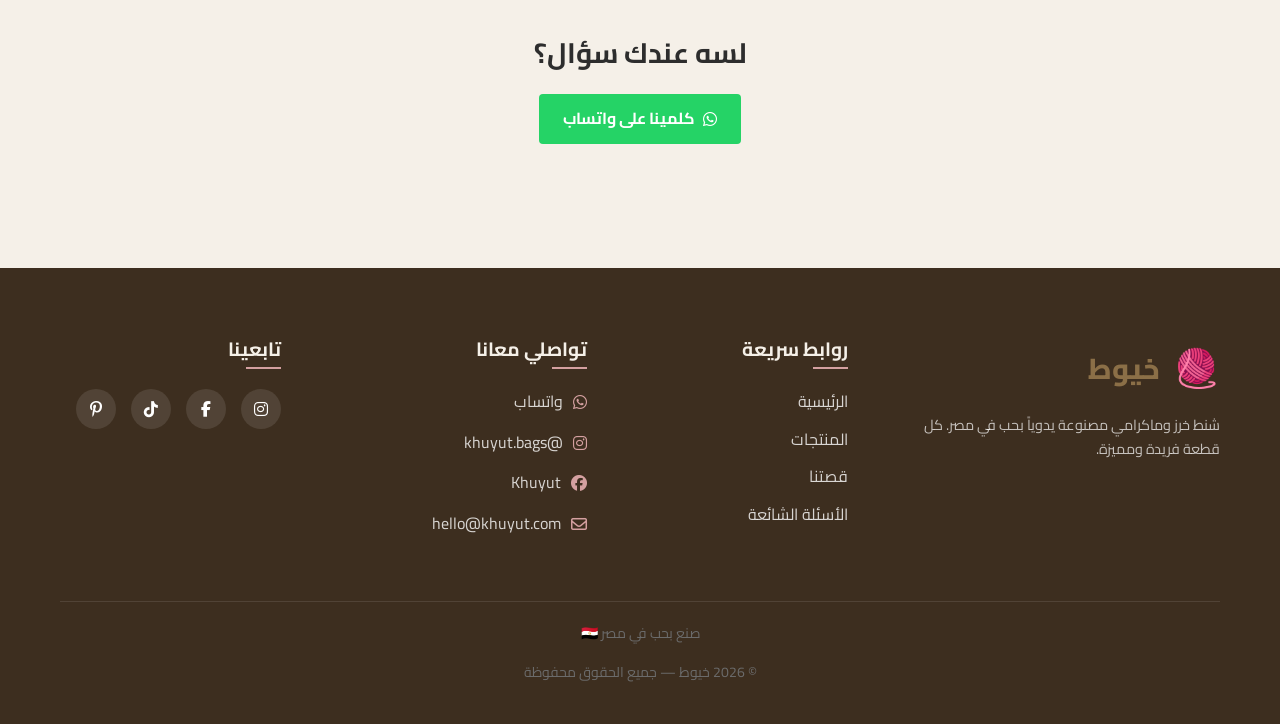
<file: faq.html>
<!DOCTYPE html>
<html lang="ar" dir="rtl">
<head>
    <meta charset="UTF-8">
    <meta name="viewport" content="width=device-width, initial-scale=1.0">
    <title>الأسئلة الشائعة | خيوط — Khuyut</title>
    <meta name="description" content="أسئلة شائعة عن الطلب والشحن والاستبدال — خيوط شنط هاند ميد.">
    <meta property="og:title" content="الأسئلة الشائعة | خيوط — Khuyut">
    <meta property="og:description" content="أسئلة شائعة عن الطلب والشحن والاستبدال — خيوط شنط هاند ميد.">
    <meta property="og:type" content="website">
    <link rel="preconnect" href="https://fonts.googleapis.com">
    <link rel="preconnect" href="https://fonts.gstatic.com" crossorigin>
    <link href="https://fonts.googleapis.com/css2?family=Cairo:wght@400;600;700;800&family=Poppins:wght@400;500;600;700&display=swap" rel="stylesheet">
    <link rel="stylesheet" href="https://cdnjs.cloudflare.com/ajax/libs/font-awesome/6.5.0/css/all.min.css">
    <link rel="stylesheet" href="css/style.css">
    <link rel="stylesheet" href="css/rtl.css">
    <link rel="stylesheet" href="css/responsive.css">
    <style>
        .faq-item { border-bottom: 1px solid var(--color-border); padding: 1.5rem 0; }
        .faq-item:last-child { border-bottom: none; }
        .faq-question { display: flex; justify-content: space-between; align-items: center; cursor: pointer; font-weight: 700; font-size: 1.1rem; color: var(--color-text); }
        .faq-question i { color: var(--color-primary); transition: transform 0.3s; }
        .faq-item.active .faq-question i { transform: rotate(45deg); }
        .faq-answer { max-height: 0; overflow: hidden; transition: max-height 0.3s ease-out, margin-top 0.3s ease-out; color: var(--color-text-light); }
        .faq-item.active .faq-answer { max-height: 500px; margin-top: 1rem; }
    </style>
</head>
<body>
    <nav class="navbar" id="navbar">
        <div class="container navbar-container">
            <a href="index.html" class="navbar-brand">
                <span class="brand-icon">🧶</span>
                <span class="brand-name">خيوط</span>
            </a>
            <ul class="nav-links" id="navLinks">
                <li><a href="index.html" class="nav-link" data-key="home">الرئيسية</a></li>
                <li><a href="shop.html" class="nav-link" data-key="shop">المنتجات</a></li>
                <li><a href="about.html" class="nav-link" data-key="about">قصتنا</a></li>
                <li><a href="contact.html" class="nav-link" data-key="contact">تواصلي معانا</a></li>
            </ul>
            <div class="nav-actions">
                </button>
                <a href="https://wa.me/201097595196" class="btn btn-whatsapp nav-whatsapp" target="_blank">
                    <i class="fab fa-whatsapp"></i>
                    <span data-key="orderNow">اطلبي دلوقتي</span>
                </a>
                <button class="nav-toggle" id="navToggle" aria-label="Toggle menu">
                    <span></span><span></span><span></span>
                </button>
            </div>
        </div>
    </nav>

    <main>
        <header class="page-header section animate-on-scroll">
            <div class="container">
                <h1 data-ar="الأسئلة الشائعة" data-en="FAQ">الأسئلة الشائعة</h1>
                <div class="breadcrumb">
                    <a href="index.html" data-key="home">الرئيسية</a> &gt; <span data-key="faq">الأسئلة الشائعة</span>
                </div>
            </div>
        </header>

        <section class="section faq-section animate-on-scroll">
            <div class="container" style="max-width: 800px;">
                <div class="faq-list">
                    <!-- Q1 -->
                    <div class="faq-item">
                        <div class="faq-question">
                            <span data-ar="إزاي أطلب؟" data-en="How do I order?">إزاي أطلب؟</span>
                            <i class="fas fa-plus"></i>
                        </div>
                        <div class="faq-answer">
                            <p data-ar="اختاري الشنطة اللي عاجباكي واضغطي على زرار &quot;اطلبي على واتساب&quot; — هنرد عليكي في أسرع وقت ونأكدلك الطلب." data-en="Choose the bag you like and tap &quot;Order on WhatsApp&quot; — we'll reply quickly and confirm your order.">اختاري الشنطة اللي عاجباكي واضغطي على زرار "اطلبي على واتساب" — هنرد عليكي في أسرع وقت ونأكدلك الطلب.</p>
                        </div>
                    </div>
                    <!-- Q2 -->
                    <div class="faq-item">
                        <div class="faq-question">
                            <span data-ar="بتشحنوا لفين؟" data-en="Where do you ship?">بتشحنوا لفين؟</span>
                            <i class="fas fa-plus"></i>
                        </div>
                        <div class="faq-answer">
                            <p data-ar="بنشحن لكل محافظات مصر. التوصيل بيكون خلال 3-5 أيام عمل." data-en="We ship to all governorates in Egypt. Delivery takes 3-5 business days.">بنشحن لكل محافظات مصر. التوصيل بيكون خلال 3-5 أيام عمل.</p>
                        </div>
                    </div>
                    <!-- Q3 -->
                    <div class="faq-item">
                        <div class="faq-question">
                            <span data-ar="الشحن بكام؟" data-en="How much is shipping?">الشحن بكام؟</span>
                            <i class="fas fa-plus"></i>
                        </div>
                        <div class="faq-answer">
                            <p data-ar="تكلفة الشحن بتتحدد حسب المحافظة. كلمينا على واتساب وهنقولك التكلفة بالظبط." data-en="Shipping cost depends on your governorate. Message us on WhatsApp and we'll give you the exact cost.">تكلفة الشحن بتتحدد حسب المحافظة. كلمينا على واتساب وهنقولك التكلفة بالظبط.</p>
                        </div>
                    </div>
                    <!-- Q4 -->
                    <div class="faq-item">
                        <div class="faq-question">
                            <span data-ar="ممكن أطلب تصميم مخصوص؟" data-en="Can I request a custom design?">ممكن أطلب تصميم مخصوص؟</span>
                            <i class="fas fa-plus"></i>
                        </div>
                        <div class="faq-answer">
                            <p data-ar="أكيد! بنعمل تصميمات مخصوصة حسب طلبك. كلمينا على واتساب بالتفاصيل وهنبعتلك عرض سعر." data-en="Absolutely! We make custom designs to your specifications. Message us on WhatsApp with details and we'll send you a quote.">أكيد! بنعمل تصميمات مخصوصة حسب طلبك. كلمينا على واتساب بالتفاصيل وهنبعتلك عرض سعر.</p>
                        </div>
                    </div>
                    <!-- Q5 -->
                    <div class="faq-item">
                        <div class="faq-question">
                            <span data-ar="إيه طرق الدفع؟" data-en="What payment methods do you accept?">إيه طرق الدفع؟</span>
                            <i class="fas fa-plus"></i>
                        </div>
                        <div class="faq-answer">
                            <p data-ar="كاش عند الاستلام أو تحويل بنكي / فودافون كاش." data-en="Cash on delivery or bank transfer / Vodafone Cash.">كاش عند الاستلام أو تحويل بنكي / فودافون كاش.</p>
                        </div>
                    </div>
                    <!-- Q6 -->
                    <div class="faq-item">
                        <div class="faq-question">
                            <span data-ar="إيه سياسة الاستبدال والاسترجاع؟" data-en="What's your return/exchange policy?">إيه سياسة الاستبدال والاسترجاع؟</span>
                            <i class="fas fa-plus"></i>
                        </div>
                        <div class="faq-answer">
                            <p data-ar="بنقبل الاستبدال خلال 3 أيام من الاستلام بشرط إن المنتج يكون في حالته الأصلية. الاسترجاع متاح في حالة وجود عيب صناعة." data-en="We accept exchanges within 3 days of delivery, provided the product is in its original condition. Returns are available for manufacturing defects.">بنقبل الاستبدال خلال 3 أيام من الاستلام بشرط إن المنتج يكون في حالته الأصلية. الاسترجاع متاح في حالة وجود عيب صناعة.</p>
                        </div>
                    </div>
                    <!-- Q7 -->
                    <div class="faq-item">
                        <div class="faq-question">
                            <span data-ar="الشنطة بتاخد وقت قد إيه في الصنع؟" data-en="How long does it take to make a bag?">الشنطة بتاخد وقت قد إيه في الصنع؟</span>
                            <i class="fas fa-plus"></i>
                        </div>
                        <div class="faq-answer">
                            <p data-ar="لأن كل شنطة مصنوعة يدوياً، بتاخد من 3 لـ 7 أيام حسب التصميم. لو الموديل متوفر في الستوك، بنشحنه في نفس اليوم." data-en="Since every bag is handmade, it takes 3-7 days depending on the design. If the model is in stock, we ship the same day.">لأن كل شنطة مصنوعة يدوياً، بتاخد من 3 لـ 7 أيام حسب التصميم. لو الموديل متوفر في الستوك، بنشحنه في نفس اليوم.</p>
                        </div>
                    </div>
                    <!-- Q8 -->
                    <div class="faq-item">
                        <div class="faq-question">
                            <span data-ar="ممكن أشوف الشنطة قبل ما أشتري؟" data-en="Can I see the bag before buying?">ممكن أشوف الشنطة قبل ما أشتري؟</span>
                            <i class="fas fa-plus"></i>
                        </div>
                        <div class="faq-answer">
                            <p data-ar="بنبعتلك صور وفيديوهات حقيقية للشنطة على واتساب قبل ما تأكدي الطلب." data-en="We'll send you real photos and videos of the bag on WhatsApp before you confirm your order.">بنبعتلك صور وفيديوهات حقيقية للشنطة على واتساب قبل ما تأكدي الطلب.</p>
                        </div>
                    </div>
                </div>
            </div>
        </section>

        <section class="section animate-on-scroll text-center" style="background-color: var(--color-bg); padding: 4rem 0;">
            <div class="container">
                <h3 style="margin-bottom: 1.5rem;" data-ar="لسه عندك سؤال؟" data-en="Still have a question?">لسه عندك سؤال؟</h3>
                <div style="display: flex; gap: 1rem; justify-content: center; flex-wrap: wrap;">
                    <a href="https://wa.me/201097595196" class="btn btn-whatsapp" target="_blank" style="padding: 0.75rem 1.5rem; background: var(--color-whatsapp); color: var(--color-white); text-decoration: none; border-radius: 4px; font-weight: bold;">
                        <i class="fab fa-whatsapp"></i> <span data-ar="كلمينا على واتساب" data-en="Chat with us on WhatsApp">كلمينا على واتساب</span>
                    </a>
                </div>
            </div>
        </section>
    </main>

    <footer class="footer">
        <div class="container">
            <div class="footer-grid">
                <div class="footer-col">
                    <div class="footer-brand">
                        <span class="brand-icon">🧶</span>
                        <span class="brand-name">خيوط</span>
                    </div>
                    <p class="footer-desc" data-ar="شنط خرز وماكرامي مصنوعة يدوياً بحب في مصر. كل قطعة فريدة ومميزة." data-en="Handcrafted beaded & macramé bags made with love in Egypt. Each piece is unique.">شنط خرز وماكرامي مصنوعة يدوياً بحب في مصر. كل قطعة فريدة ومميزة.</p>
                </div>
                <div class="footer-col">
                    <h4 data-ar="روابط سريعة" data-en="Quick Links">روابط سريعة</h4>
                    <ul class="footer-links">
                        <li><a href="index.html" data-key="home">الرئيسية</a></li>
                        <li><a href="shop.html" data-key="shop">المنتجات</a></li>
                        <li><a href="about.html" data-key="about">قصتنا</a></li>
                        <li><a href="faq.html" data-key="faq">الأسئلة الشائعة</a></li>
                    </ul>
                </div>
                <div class="footer-col">
                    <h4 data-key="contactUs">تواصلي معانا</h4>
                    <ul class="footer-contact">
                        <li><i class="fab fa-whatsapp"></i> <a href="https://wa.me/201097595196" target="_blank">واتساب</a></li>
                        <li><i class="fab fa-instagram"></i> <a href="#" target="_blank">@khuyut.bags</a></li>
                        <li><i class="fab fa-facebook"></i> <a href="#" target="_blank">Khuyut</a></li>
                        <li><i class="far fa-envelope"></i> <a href="mailto:hello@khuyut.com">hello@khuyut.com</a></li>
                    </ul>
                </div>
                <div class="footer-col">
                    <h4 data-key="followUs">تابعينا</h4>
                    <div class="footer-social">
                        <a href="#" aria-label="Instagram"><i class="fab fa-instagram"></i></a>
                        <a href="#" aria-label="Facebook"><i class="fab fa-facebook-f"></i></a>
                        <a href="#" aria-label="TikTok"><i class="fab fa-tiktok"></i></a>
                        <a href="#" aria-label="Pinterest"><i class="fab fa-pinterest-p"></i></a>
                    </div>
                </div>
            </div>
            <div class="footer-bottom">
                <p data-key="madeWithLove">صنع بحب في مصر 🇪🇬</p>
                <p data-key="copyright">© 2026 خيوط — جميع الحقوق محفوظة</p>
            </div>
        </div>
    </footer>

    <!-- Floating WhatsApp -->
    <a href="https://wa.me/201097595196?text=%D9%85%D8%B1%D8%AD%D8%A8%D8%A7%D9%8B!%20%D8%B9%D8%A7%D9%8A%D8%B2%D8%A9%20%D8%A3%D8%B9%D8%B1%D9%81%20%D8%A3%D9%83%D8%AA%D8%B1%20%D8%B9%D9%86%20%D8%A7%D9%84%D9%85%D9%86%D8%AA%D8%AC%D8%A7%D8%AA" class="floating-whatsapp" target="_blank" aria-label="WhatsApp">
        <i class="fab fa-whatsapp"></i>
        <span class="floating-tooltip" data-key="contactUs">تواصلي معانا</span>
    </a>

    <!-- Back to Top -->
    <button class="back-to-top" id="backToTop" aria-label="Back to top">
        <i class="fas fa-arrow-up"></i>
    </button>

    <script src="js/products.js"></script>
    <script src="js/language.js"></script>
    <script src="js/main.js"></script>
    <script>
        // FAQ Accordion functionality
        document.querySelectorAll('.faq-question').forEach(question => {
            question.addEventListener('click', () => {
                const item = question.parentElement;
                
                // Close other open items
                document.querySelectorAll('.faq-item').forEach(otherItem => {
                    if(otherItem !== item && otherItem.classList.contains('active')) {
                        otherItem.classList.remove('active');
                    }
                });
                
                // Toggle current item
                item.classList.toggle('active');
            });
        });
    </script>
</body>
</html>
</file>
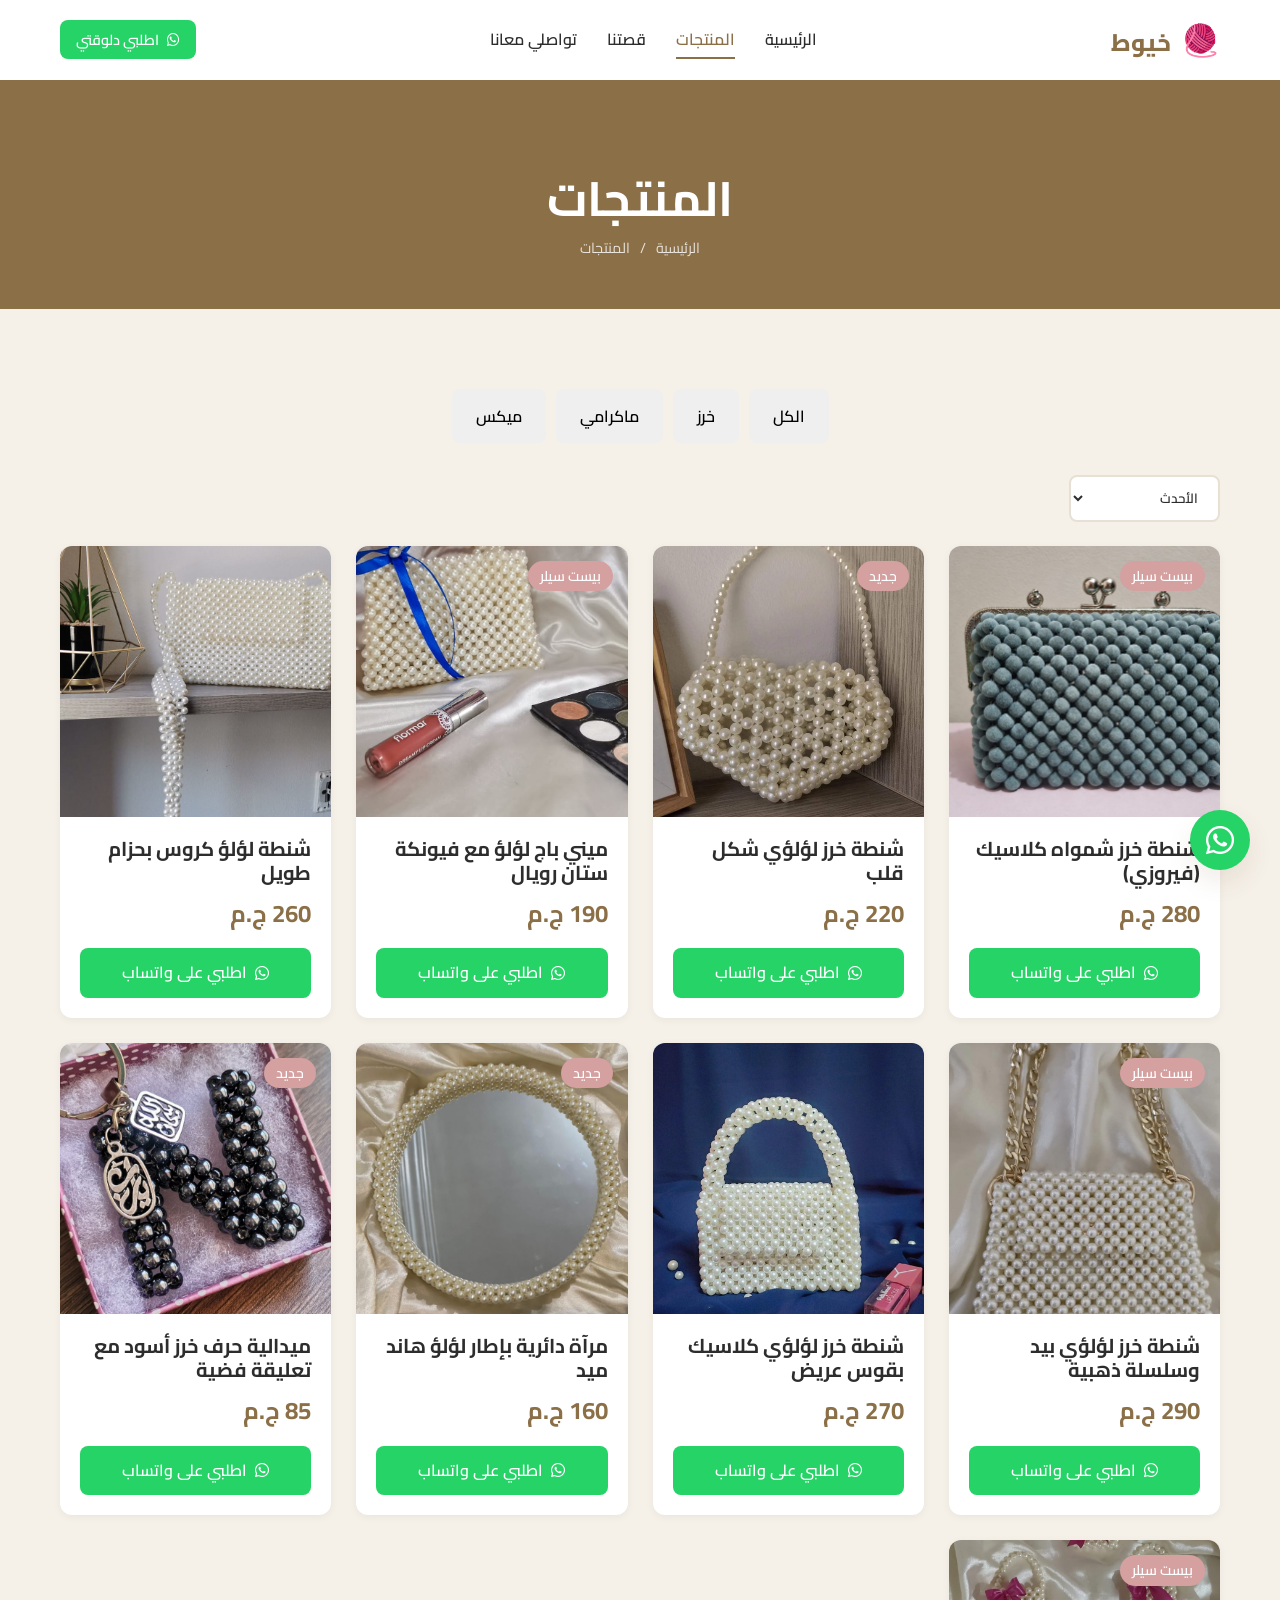
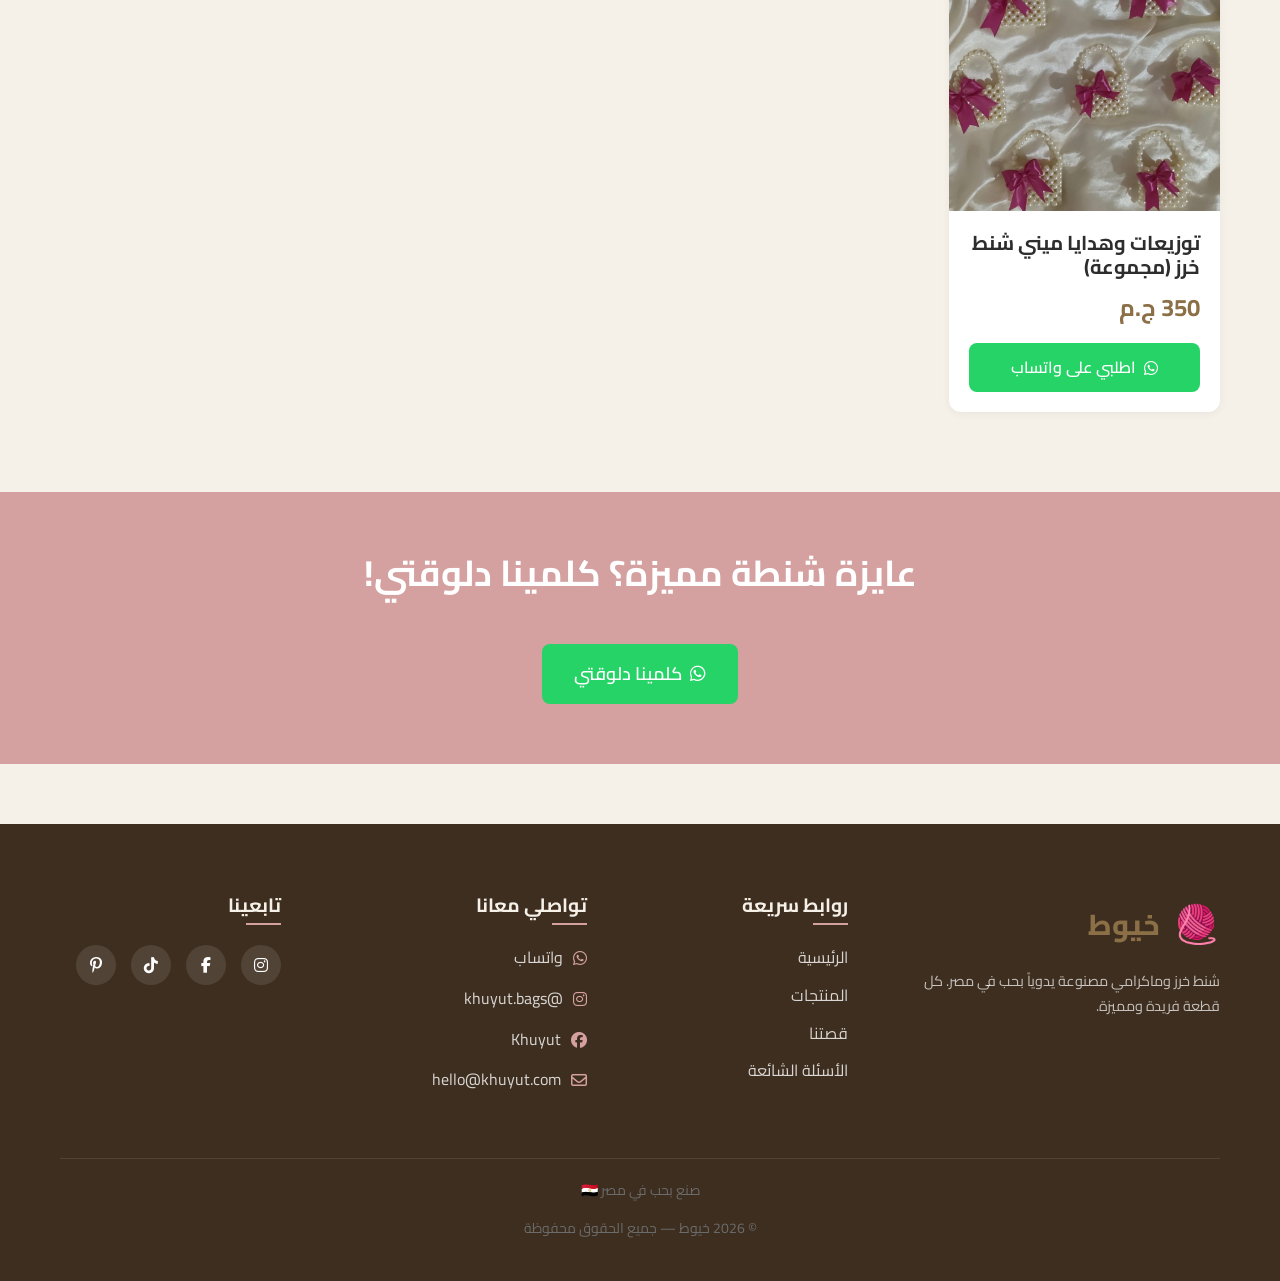
<file: shop.html>
<!DOCTYPE html>
<html lang="ar" dir="rtl">
<head>
    <meta charset="UTF-8">
    <meta name="viewport" content="width=device-width, initial-scale=1.0">
    <title>المنتجات | خيوط — Khuyut</title>
    <meta name="description" content="تصفحي مجموعة شنط خيوط المصنوعة يدوياً من الخرز والماكرامي.">
    <meta property="og:title" content="المنتجات | خيوط — Khuyut">
    <meta property="og:description" content="تصفحي مجموعة شنط خيوط المصنوعة يدوياً من الخرز والماكرامي.">
    <meta property="og:type" content="website">
    <link rel="preconnect" href="https://fonts.googleapis.com">
    <link rel="preconnect" href="https://fonts.gstatic.com" crossorigin>
    <link href="https://fonts.googleapis.com/css2?family=Cairo:wght@400;600;700;800&family=Poppins:wght@400;500;600;700&display=swap" rel="stylesheet">
    <link rel="stylesheet" href="https://cdnjs.cloudflare.com/ajax/libs/font-awesome/6.5.0/css/all.min.css">
    <link rel="stylesheet" href="css/style.css">
    <link rel="stylesheet" href="css/rtl.css">
    <link rel="stylesheet" href="css/responsive.css">
</head>
<body>
    <nav class="navbar" id="navbar">
        <div class="container navbar-container">
            <a href="index.html" class="navbar-brand">
                <span class="brand-icon">🧶</span>
                <span class="brand-name">خيوط</span>
            </a>
            <ul class="nav-links" id="navLinks">
                <li><a href="index.html" class="nav-link" data-key="home">الرئيسية</a></li>
                <li><a href="shop.html" class="nav-link active" data-key="shop">المنتجات</a></li>
                <li><a href="about.html" class="nav-link" data-key="about">قصتنا</a></li>
                <li><a href="contact.html" class="nav-link" data-key="contact">تواصلي معانا</a></li>
            </ul>
            <div class="nav-actions">
                </button>
                <a href="https://wa.me/201097595196" class="btn btn-whatsapp nav-whatsapp" target="_blank">
                    <i class="fab fa-whatsapp"></i>
                    <span data-key="orderNow">اطلبي دلوقتي</span>
                </a>
                <button class="nav-toggle" id="navToggle" aria-label="Toggle menu">
                    <span></span><span></span><span></span>
                </button>
            </div>
        </div>
    </nav>

    <main>
        <section class="page-header text-center bg-light">
            <div class="container">
                <h1 data-key="shopTitle" data-ar="المنتجات" data-en="Shop">المنتجات</h1>
                <div class="breadcrumb">
                    <a href="index.html" data-key="home" data-ar="الرئيسية" data-en="Home">الرئيسية</a> <span>/</span> 
                    <span data-key="shopTitle" data-ar="المنتجات" data-en="Shop">المنتجات</span>
                </div>
            </div>
        </section>

        <section class="section">
            <div class="container">
                <div class="shop-controls flex-between mb-4">
                    <div class="shop-filters">
                        <button class="btn btn-filter active" data-filter="all" data-key="filterAll" data-ar="الكل" data-en="All">الكل</button>
                        <button class="btn btn-filter" data-filter="beaded" data-key="filterBeaded" data-ar="خرز" data-en="Beaded">خرز</button>
                        <button class="btn btn-filter" data-filter="macrame" data-key="filterMacrame" data-ar="ماكرامي" data-en="Macramé">ماكرامي</button>
                        <button class="btn btn-filter" data-filter="mix" data-key="filterMix" data-ar="ميكس" data-en="Mix">ميكس</button>
                    </div>
                    <div class="shop-sort">
                        <select class="sort-select" aria-label="Sort products">
                            <option value="newest" data-key="sortNewest" data-ar="الأحدث" data-en="Newest">الأحدث</option>
                            <option value="price-low" data-key="sortPriceLow" data-ar="السعر: من الأقل" data-en="Price: Low to High">السعر: من الأقل</option>
                            <option value="price-high" data-key="sortPriceHigh" data-ar="السعر: من الأعلى" data-en="Price: High to Low">السعر: من الأعلى</option>
                        </select>
                    </div>
                </div>

                <div class="products-grid" id="productsGrid">
                    <!-- Populated by JS -->
                </div>
            </div>
        </section>

        <section class="cta-banner text-center">
            <div class="container">
                <h2 data-key="ctaBannerText" data-ar="عايزة شنطة مميزة؟ كلمينا دلوقتي!" data-en="Want a unique bag? Chat with us now!">عايزة شنطة مميزة؟ كلمينا دلوقتي!</h2>
                <a href="https://wa.me/201097595196" class="btn btn-whatsapp btn-lg mt-4" target="_blank">
                    <i class="fab fa-whatsapp"></i>
                    <span data-key="contactUsNow" data-ar="كلمينا دلوقتي" data-en="Chat Now">كلمينا دلوقتي</span>
                </a>
            </div>
        </section>
    </main>

    <footer class="footer">
        <div class="container">
            <div class="footer-grid">
                <div class="footer-col">
                    <div class="footer-brand">
                        <span class="brand-icon">🧶</span>
                        <span class="brand-name">خيوط</span>
                    </div>
                    <p class="footer-desc" data-key="footerDesc" data-ar="شنط خرز وماكرامي مصنوعة يدوياً بحب في مصر. كل قطعة فريدة ومميزة." data-en="Handcrafted beaded & macramé bags made with love in Egypt. Each piece is unique.">شنط خرز وماكرامي مصنوعة يدوياً بحب في مصر. كل قطعة فريدة ومميزة.</p>
                </div>
                <div class="footer-col">
                    <h4 data-key="quickLinks" data-ar="روابط سريعة" data-en="Quick Links">روابط سريعة</h4>
                    <ul class="footer-links">
                        <li><a href="index.html" data-key="home">الرئيسية</a></li>
                        <li><a href="shop.html" data-key="shop">المنتجات</a></li>
                        <li><a href="about.html" data-key="about">قصتنا</a></li>
                        <li><a href="faq.html" data-key="faq">الأسئلة الشائعة</a></li>
                    </ul>
                </div>
                <div class="footer-col">
                    <h4 data-key="contactUs">تواصلي معانا</h4>
                    <ul class="footer-contact">
                        <li><i class="fab fa-whatsapp"></i> <a href="https://wa.me/201097595196" target="_blank">واتساب</a></li>
                        <li><i class="fab fa-instagram"></i> <a href="#" target="_blank">@khuyut.bags</a></li>
                        <li><i class="fab fa-facebook"></i> <a href="#" target="_blank">Khuyut</a></li>
                        <li><i class="far fa-envelope"></i> <a href="mailto:hello@khuyut.com">hello@khuyut.com</a></li>
                    </ul>
                </div>
                <div class="footer-col">
                    <h4 data-key="followUs">تابعينا</h4>
                    <div class="footer-social">
                        <a href="#" aria-label="Instagram"><i class="fab fa-instagram"></i></a>
                        <a href="#" aria-label="Facebook"><i class="fab fa-facebook-f"></i></a>
                        <a href="#" aria-label="TikTok"><i class="fab fa-tiktok"></i></a>
                        <a href="#" aria-label="Pinterest"><i class="fab fa-pinterest-p"></i></a>
                    </div>
                </div>
            </div>
            <div class="footer-bottom">
                <p data-key="madeWithLove">صنع بحب في مصر 🇪🇬</p>
                <p data-key="copyright">© 2026 خيوط — جميع الحقوق محفوظة</p>
            </div>
        </div>
    </footer>

    <!-- Floating WhatsApp -->
    <a href="https://wa.me/201097595196?text=%D9%85%D8%B1%D8%AD%D8%A8%D8%A7%D9%8B!%20%D8%B9%D8%A7%D9%8A%D8%B2%D8%A9%20%D8%A3%D8%B9%D8%B1%D9%81%20%D8%A3%D9%83%D8%AA%D8%B1%20%D8%B9%D9%86%20%D8%A7%D9%84%D9%85%D9%86%D8%AA%D8%AC%D8%A7%D8%AA" class="floating-whatsapp" target="_blank" aria-label="WhatsApp">
        <i class="fab fa-whatsapp"></i>
        <span class="floating-tooltip" data-key="contactUs">تواصلي معانا</span>
    </a>

    <!-- Back to Top -->
    <button class="back-to-top" id="backToTop" aria-label="Back to top">
        <i class="fas fa-arrow-up"></i>
    </button>

    <script src="js/products.js"></script>
    <script src="js/language.js"></script>
    <script src="js/main.js"></script>
</body>
</html>
</file>
<file: css/style.css>
@import url('https://fonts.googleapis.com/css2?family=Cairo:wght@400;600;700&family=Poppins:wght@400;600;700&display=swap');

:root {
  --color-bg: #F5F0E8;
  --color-primary: #8B6F47;
  --color-accent: #D4A0A0;
  --color-white: #FFFFFF;
  --color-text: #2D2D2D;
  --color-text-light: #6B6B6B;
  --color-whatsapp: #25D366;
  --color-border: #E8E0D4;
  
  --font-ar: 'Cairo', sans-serif;
  --font-en: 'Poppins', sans-serif;
  
  --transition: all 0.3s ease;
  --shadow-sm: 0 2px 8px rgba(0,0,0,0.05);
  --shadow-md: 0 4px 12px rgba(139, 111, 71, 0.08);
  --shadow-lg: 0 12px 24px rgba(139, 111, 71, 0.12);
  --border-radius: 8px;
  --border-radius-lg: 12px;
}

/* Reset & Base */
*, *::before, *::after {
  box-sizing: border-box;
  margin: 0;
  padding: 0;
}

html {
  scroll-behavior: smooth;
}

body {
  font-family: var(--font-ar);
  background-color: var(--color-bg);
  color: var(--color-text);
  line-height: 1.6;
  -webkit-font-smoothing: antialiased;
  -moz-osx-font-smoothing: grayscale;
}

body[dir="ltr"] {
  font-family: var(--font-en);
}

a {
  text-decoration: none;
  color: inherit;
}

ul {
  list-style: none;
}

img {
  max-width: 100%;
  display: block;
}

/* Typography */
h1, h2, h3, h4, h5, h6 {
  color: var(--color-text);
  font-weight: 700;
  line-height: 1.2;
  margin-bottom: 1rem;
}

h1 { font-size: 3rem; }
h2 { font-size: 2.25rem; }
h3 { font-size: 1.75rem; }
h4 { font-size: 1.25rem; }

p {
  color: var(--color-text-light);
  margin-bottom: 1rem;
}

.section-title {
  text-align: center;
  position: relative;
  margin-bottom: 3rem;
}

.section-title::after {
  content: '';
  position: absolute;
  bottom: -10px;
  left: 50%;
  transform: translateX(-50%);
  width: 60px;
  height: 3px;
  background-color: var(--color-accent);
  border-radius: 2px;
}

/* Layout */
.container {
  max-width: 1200px;
  margin: 0 auto;
  padding: 0 20px;
}

.section {
  padding: 80px 0;
}

.grid {
  display: grid;
  gap: 30px;
}

/* Navbar */
.navbar {
  position: fixed;
  top: 0;
  width: 100%;
  background-color: var(--color-white);
  padding: 15px 0;
  z-index: 1000;
  transition: var(--transition);
}

.navbar.scrolled {
  box-shadow: var(--shadow-sm);
  padding: 10px 0;
}

.navbar .container {
  display: flex;
  justify-content: space-between;
  align-items: center;
}

.navbar-brand {
  font-size: 1.5rem;
  font-weight: 700;
  color: var(--color-primary);
}

.nav-links {
  display: flex;
  gap: 30px;
  align-items: center;
}

.nav-link {
  font-weight: 600;
  color: var(--color-text);
  position: relative;
  padding: 5px 0;
  transition: var(--transition);
}

.nav-link::after {
  content: '';
  position: absolute;
  bottom: 0;
  left: 0;
  width: 0;
  height: 2px;
  background-color: var(--color-primary);
  transition: var(--transition);
}

.nav-link:hover::after, .nav-link.active::after {
  width: 100%;
}

.nav-link:hover, .nav-link.active {
  color: var(--color-primary);
}

.nav-actions {
  display: flex;
  align-items: center;
  gap: 15px;
}

.nav-toggle {
  display: none;
  background: none;
  border: none;
  font-size: 1.5rem;
  color: var(--color-primary);
  cursor: pointer;
}

.lang-toggle {
  background: none;
  border: 1px solid var(--color-border);
  padding: 5px 10px;
  border-radius: var(--border-radius);
  cursor: pointer;
  font-weight: 600;
  color: var(--color-text);
  transition: var(--transition);
}

.lang-toggle:hover {
  border-color: var(--color-primary);
  color: var(--color-primary);
}

/* Buttons */
.btn {
  display: inline-flex;
  align-items: center;
  justify-content: center;
  gap: 8px;
  padding: 12px 24px;
  border-radius: var(--border-radius);
  font-weight: 600;
  cursor: pointer;
  transition: var(--transition);
  border: none;
  font-family: inherit;
  font-size: 1rem;
}

.btn-primary {
  background-color: var(--color-primary);
  color: var(--color-white);
}

.btn-primary:hover {
  background-color: #725b39;
}

.btn-secondary {
  background-color: transparent;
  color: var(--color-primary);
  border: 2px solid var(--color-primary);
}

.btn-secondary:hover {
  background-color: var(--color-primary);
  color: var(--color-white);
}

.btn-whatsapp {
  background-color: var(--color-whatsapp);
  color: var(--color-white);
}

.btn-whatsapp:hover {
  background-color: #1ebe5a;
  transform: translateY(-2px);
  box-shadow: var(--shadow-sm);
}

.btn-lg {
  padding: 16px 32px;
  font-size: 1.125rem;
}

/* Hero Section */
.hero {
  min-height: 90vh;
  display: flex;
  align-items: center;
  position: relative;
  background-image: url('../images/hero/hero-bg.jpg');
  background-size: cover;
  background-position: center;
  margin-top: 70px;
}

.hero::before {
  content: '';
  position: absolute;
  inset: 0;
  background: linear-gradient(to right, rgba(245, 240, 232, 0.9), rgba(245, 240, 232, 0.4));
}

body[dir="ltr"] .hero::before {
  background: linear-gradient(to left, rgba(245, 240, 232, 0.9), rgba(245, 240, 232, 0.4));
}

.hero .container {
  position: relative;
  z-index: 1;
  max-width: 600px;
  margin: 0;
}

.hero-title {
  font-size: 3.5rem;
  color: var(--color-primary);
  margin-bottom: 1.5rem;
}

.hero-subtitle {
  font-size: 1.25rem;
  color: var(--color-text);
  margin-bottom: 2rem;
}

.hero-buttons {
  display: flex;
  gap: 15px;
}

/* Product Cards */
.products-grid {
  display: grid;
  grid-template-columns: repeat(auto-fill, minmax(260px, 1fr));
  gap: 25px;
}

.card, .product-card {
  background-color: var(--color-white);
  border-radius: var(--border-radius-lg);
  overflow: hidden;
  box-shadow: var(--shadow-sm);
  transition: var(--transition);
  position: relative;
  display: flex;
  flex-direction: column;
}

.product-card:hover {
  transform: translateY(-5px);
  box-shadow: var(--shadow-md);
}

.product-image-container {
  position: relative;
  overflow: hidden;
  aspect-ratio: 1;
}

.product-image-container img {
  width: 100%;
  height: 100%;
  object-fit: cover;
  transition: transform 0.5s ease;
}

.product-card:hover .product-image-container img {
  transform: scale(1.05);
}

.product-badge {
  position: absolute;
  top: 15px;
  right: 15px;
  background-color: var(--color-accent);
  color: var(--color-white);
  padding: 4px 12px;
  border-radius: 20px;
  font-size: 0.875rem;
  font-weight: 600;
  z-index: 2;
}

body[dir="ltr"] .product-badge {
  right: auto;
  left: 15px;
}

.product-info {
  padding: 20px;
  display: flex;
  flex-direction: column;
  flex-grow: 1;
}

.product-title {
  font-size: 1.25rem;
  margin-bottom: 10px;
}

.product-price {
  color: var(--color-primary);
  font-size: 1.5rem;
  font-weight: 700;
  margin-bottom: 15px;
}

.product-card .btn {
  width: 100%;
  margin-top: auto;
}

/* Features */
.features-grid {
  grid-template-columns: repeat(3, 1fr);
}

.feature-item {
  text-align: center;
  padding: 30px;
  background-color: var(--color-white);
  border-radius: var(--border-radius-lg);
  box-shadow: var(--shadow-sm);
  transition: var(--transition);
}

.feature-item:hover {
  transform: translateY(-5px);
  box-shadow: var(--shadow-md);
}

.feature-icon {
  font-size: 3rem;
  margin-bottom: 20px;
  display: inline-block;
}

.feature-title {
  color: var(--color-primary);
  margin-bottom: 15px;
}

/* Testimonials */
.testimonials-grid {
  grid-template-columns: repeat(auto-fill, minmax(300px, 1fr));
}

.testimonial-card {
  background-color: var(--color-white);
  padding: 30px;
  border-radius: var(--border-radius-lg);
  box-shadow: var(--shadow-sm);
  position: relative;
}

.testimonial-quote {
  font-size: 1.125rem;
  font-style: italic;
  margin-bottom: 20px;
  position: relative;
  z-index: 1;
}

.testimonial-author {
  display: flex;
  align-items: center;
  gap: 15px;
}

.author-info h4 {
  margin: 0;
  font-size: 1.125rem;
}

.stars {
  color: #FFD700;
}

/* About Page */
.about-hero {
  padding-top: 120px;
}

.about-grid {
  grid-template-columns: 1fr 1fr;
  align-items: center;
}

.about-image img {
  border-radius: var(--border-radius-lg);
  box-shadow: var(--shadow-md);
}

/* Gallery Page */
.gallery-filters {
  display: flex;
  justify-content: center;
  gap: 15px;
  margin-bottom: 40px;
  flex-wrap: wrap;
}

.filter-btn {
  background: none;
  border: 1px solid var(--color-border);
  padding: 8px 20px;
  border-radius: 30px;
  cursor: pointer;
  font-weight: 600;
  color: var(--color-text-light);
  transition: var(--transition);
}

.filter-btn:hover, .filter-btn.active {
  background-color: var(--color-primary);
  color: var(--color-white);
  border-color: var(--color-primary);
}

.gallery-grid {
  column-count: 3;
  column-gap: 20px;
}

.gallery-item {
  break-inside: avoid;
  margin-bottom: 20px;
  position: relative;
  border-radius: var(--border-radius);
  overflow: hidden;
  cursor: pointer;
}

.gallery-item img {
  width: 100%;
  border-radius: var(--border-radius);
  transition: var(--transition);
}

.gallery-overlay {
  position: absolute;
  inset: 0;
  background-color: rgba(139, 111, 71, 0.8);
  display: flex;
  align-items: center;
  justify-content: center;
  opacity: 0;
  transition: var(--transition);
}

.gallery-item:hover .gallery-overlay {
  opacity: 1;
}

.gallery-item:hover img {
  transform: scale(1.05);
}

.gallery-overlay i {
  color: var(--color-white);
  font-size: 2rem;
}

/* Product Detail Page */
.product-detail {
  padding-top: 120px;
}

.product-detail-grid {
  grid-template-columns: 1fr 1fr;
  gap: 50px;
}

.product-gallery-main {
  margin-bottom: 15px;
  border-radius: var(--border-radius-lg);
  overflow: hidden;
  box-shadow: var(--shadow-sm);
}

.product-thumbnails {
  display: flex;
  gap: 15px;
}

.product-thumbnail {
  width: 80px;
  height: 80px;
  border-radius: var(--border-radius);
  cursor: pointer;
  opacity: 0.6;
  transition: var(--transition);
  border: 2px solid transparent;
}

.product-thumbnail:hover, .product-thumbnail.active {
  opacity: 1;
  border-color: var(--color-primary);
}

.product-info-detail h1 {
  margin-bottom: 10px;
}

.product-info-detail .price {
  font-size: 2rem;
  color: var(--color-primary);
  font-weight: 700;
  margin-bottom: 20px;
}

.product-specs {
  width: 100%;
  margin: 30px 0;
  border-collapse: collapse;
}

.product-specs th, .product-specs td {
  padding: 12px;
  border-bottom: 1px solid var(--color-border);
  text-align: right;
}

body[dir="ltr"] .product-specs th, body[dir="ltr"] .product-specs td {
  text-align: left;
}

.product-specs th {
  color: var(--color-text-light);
  width: 40%;
}

/* Contact Page */
.contact-section {
  padding-top: 120px;
}

.contact-grid {
  grid-template-columns: 1fr 2fr;
}

.contact-info {
  display: flex;
  flex-direction: column;
  gap: 20px;
}

.contact-card {
  background-color: var(--color-white);
  padding: 25px;
  border-radius: var(--border-radius-lg);
  box-shadow: var(--shadow-sm);
  display: flex;
  align-items: center;
  gap: 15px;
}

.contact-card-icon {
  width: 50px;
  height: 50px;
  background-color: var(--color-bg);
  color: var(--color-primary);
  border-radius: 50%;
  display: flex;
  align-items: center;
  justify-content: center;
  font-size: 1.5rem;
}

.contact-form {
  background-color: var(--color-white);
  padding: 40px;
  border-radius: var(--border-radius-lg);
  box-shadow: var(--shadow-md);
}

.form-group {
  margin-bottom: 20px;
}

.form-group label {
  display: block;
  margin-bottom: 8px;
  font-weight: 600;
}

.form-control {
  width: 100%;
  padding: 12px 15px;
  border: 1px solid var(--color-border);
  border-radius: var(--border-radius);
  font-family: inherit;
  font-size: 1rem;
  transition: var(--transition);
}

.form-control:focus {
  outline: none;
  border-color: var(--color-primary);
  box-shadow: 0 0 0 3px rgba(139, 111, 71, 0.1);
}

textarea.form-control {
  resize: vertical;
  min-height: 150px;
}

/* FAQ */
.faq-section {
  padding-top: 120px;
}

.faq-list {
  max-width: 800px;
  margin: 0 auto;
}

.faq-item {
  background-color: var(--color-white);
  border: 1px solid var(--color-border);
  border-radius: var(--border-radius);
  margin-bottom: 15px;
  overflow: hidden;
}

.faq-question {
  padding: 20px;
  cursor: pointer;
  display: flex;
  justify-content: space-between;
  align-items: center;
  font-weight: 700;
  font-size: 1.125rem;
  background-color: var(--color-white);
  transition: var(--transition);
}

.faq-question:hover {
  background-color: #faf9f7;
}

.faq-icon {
  color: var(--color-primary);
  transition: transform 0.3s ease;
}

.faq-item.active .faq-icon {
  transform: rotate(45deg);
}

.faq-answer {
  padding: 0 20px;
  max-height: 0;
  overflow: hidden;
  transition: max-height 0.3s ease, padding 0.3s ease;
}

.faq-item.active .faq-answer {
  padding: 0 20px 20px;
  max-height: 1000px;
}

/* Footer */
.footer {
  background-color: #3D2E1F;
  color: var(--color-white);
  padding: 70px 0 25px;
  margin-top: 60px;
}

.footer-grid {
  display: grid;
  grid-template-columns: 1.5fr 1fr 1.2fr 1fr;
  gap: 40px;
  align-items: start;
  margin-bottom: 50px;
}

.footer-col h4 {
  color: var(--color-bg);
  margin-bottom: 20px;
  font-size: 1.2rem;
  position: relative;
  padding-bottom: 8px;
}

.footer-col h4::after {
  content: '';
  position: absolute;
  bottom: 0;
  right: 0;
  width: 35px;
  height: 2px;
  background-color: var(--color-accent);
}

body[dir="ltr"] .footer-col h4::after {
  right: auto;
  left: 0;
}

.footer-brand {
  font-size: 1.8rem;
  font-weight: 700;
  color: var(--color-bg);
  margin-bottom: 15px;
  display: flex;
  align-items: center;
  gap: 8px;
}

.footer-about p {
  color: rgba(255, 255, 255, 0.8);
}

.footer-title {
  color: var(--color-bg);
  margin-bottom: 25px;
  font-size: 1.25rem;
}

.footer-links li {
  margin-bottom: 12px;
}

.footer-links a {
  color: rgba(255, 255, 255, 0.8);
  transition: var(--transition);
}

.footer-links a:hover {
  color: var(--color-accent);
  padding-right: 5px;
}

body[dir="ltr"] .footer-links a:hover {
  padding-right: 0;
  padding-left: 5px;
}

.footer-contact li {
  display: flex;
  align-items: flex-start;
  gap: 10px;
  margin-bottom: 15px;
  color: rgba(255, 255, 255, 0.8);
}

.footer-contact i {
  color: var(--color-accent);
  margin-top: 5px;
}

.footer-social {
  display: flex;
  gap: 15px;
}

.footer-social a {
  width: 40px;
  height: 40px;
  border-radius: 50%;
  background-color: rgba(255, 255, 255, 0.1);
  display: flex;
  align-items: center;
  justify-content: center;
  color: var(--color-white);
  transition: var(--transition);
}

.footer-social a:hover {
  background-color: var(--color-accent);
  transform: translateY(-3px);
}

.footer-bottom {
  text-align: center;
  padding-top: 20px;
  border-top: 1px solid rgba(255, 255, 255, 0.1);
  color: rgba(255, 255, 255, 0.6);
  font-size: 0.875rem;
}

/* Floating WhatsApp */
.floating-whatsapp {
  position: fixed;
  bottom: 30px;
  right: 30px;
  width: 60px;
  height: 60px;
  background-color: var(--color-whatsapp);
  color: var(--color-white);
  border-radius: 50%;
  display: flex;
  align-items: center;
  justify-content: center;
  font-size: 2rem;
  box-shadow: var(--shadow-lg);
  z-index: 9999;
  transition: var(--transition);
  animation: float 3s ease-in-out infinite;
}

body[dir="ltr"] .floating-whatsapp {
  right: 30px;
}

.floating-whatsapp::before {
  content: '';
  position: absolute;
  inset: -10px;
  border-radius: 50%;
  border: 2px solid var(--color-whatsapp);
  opacity: 0;
  animation: pulse 2s infinite;
}

.floating-whatsapp:hover {
  transform: scale(1.1);
  background-color: #1ebe5a;
}

.floating-whatsapp .tooltip {
  position: absolute;
  right: 80px;
  background-color: var(--color-text);
  color: var(--color-white);
  padding: 5px 15px;
  border-radius: 20px;
  font-size: 0.875rem;
  white-space: nowrap;
  opacity: 0;
  visibility: hidden;
  transition: var(--transition);
  pointer-events: none;
}

body[dir="ltr"] .floating-whatsapp .tooltip {
  right: 80px;
}

.floating-whatsapp:hover .tooltip {
  opacity: 1;
  visibility: visible;
}

/* Animations */
@keyframes fadeInUp {
  from {
    opacity: 0;
    transform: translateY(30px);
  }
  to {
    opacity: 1;
    transform: translateY(0);
  }
}

@keyframes fadeIn {
  from { opacity: 0; }
  to { opacity: 1; }
}

@keyframes pulse {
  0% { transform: scale(1); opacity: 0.8; }
  100% { transform: scale(1.3); opacity: 0; }
}

@keyframes float {
  0% { transform: translateY(0); }
  50% { transform: translateY(-10px); }
  100% { transform: translateY(0); }
}

.animate-on-scroll {
  opacity: 0;
}

.animate-on-scroll.visible {
  animation: fadeInUp 0.8s ease forwards;
}

/* Utilities */
.text-center { text-align: center; }
.text-primary { color: var(--color-primary); }
.text-accent { color: var(--color-accent); }
.text-warning { color: #f5a623; }
.mb-1 { margin-bottom: 0.25rem; }
.mb-2 { margin-bottom: 0.5rem; }
.mb-3 { margin-bottom: 1rem; }
.mb-4 { margin-bottom: 1.5rem; }
.mb-5 { margin-bottom: 3rem; }
.mt-4 { margin-top: 1.5rem; }
.hidden { display: none !important; }
.bg-light { background-color: rgba(245, 240, 232, 0.5); }

/* Hero Content Aliases (HTML uses hero-content/hero-actions) */
.hero-content {
  position: relative;
  z-index: 1;
}

.hero-content h1 {
  font-size: 3.5rem;
  color: var(--color-primary);
  margin-bottom: 1.5rem;
}

.hero-actions {
  display: flex;
  gap: 15px;
  flex-wrap: wrap;
}

/* Scroll Down Indicator */
.scroll-down {
  position: absolute;
  bottom: 30px;
  left: 50%;
  transform: translateX(-50%);
  color: var(--color-primary);
  font-size: 1.5rem;
  z-index: 1;
}

.animate-bounce {
  animation: bounce 2s infinite;
}

@keyframes bounce {
  0%, 20%, 50%, 80%, 100% { transform: translateX(-50%) translateY(0); }
  40% { transform: translateX(-50%) translateY(-15px); }
  60% { transform: translateX(-50%) translateY(-7px); }
}

/* Page Header (sub-pages) */
.page-header {
  background-color: var(--color-primary);
  color: var(--color-white);
  padding: 100px 0 50px;
  text-align: center;
  margin-top: 70px;
}

.page-header h1 {
  color: var(--color-white);
  margin-bottom: 0.5rem;
}

/* Breadcrumb */
.breadcrumb {
  display: flex;
  justify-content: center;
  gap: 10px;
  align-items: center;
  color: rgba(255, 255, 255, 0.8);
  font-size: 0.9rem;
}

.breadcrumb a {
  color: rgba(255, 255, 255, 0.8);
  transition: var(--transition);
}

.breadcrumb a:hover {
  color: var(--color-white);
}

.breadcrumb .separator {
  margin: 0 5px;
}

/* CTA Banner */
.cta-banner {
  background-color: var(--color-accent);
  padding: 60px 0;
}

.cta-banner h2 {
  color: var(--color-white);
  margin-bottom: 1.5rem;
}

/* Shop Filters */
.shop-filters {
  display: flex;
  justify-content: center;
  gap: 10px;
  flex-wrap: wrap;
  margin-bottom: 2rem;
}

.filter-btn {
  padding: 8px 20px;
  border: 2px solid var(--color-border);
  background: var(--color-white);
  border-radius: 50px;
  cursor: pointer;
  font-family: inherit;
  font-weight: 600;
  color: var(--color-text);
  transition: var(--transition);
}

.filter-btn:hover, .filter-btn.active {
  background-color: var(--color-primary);
  color: var(--color-white);
  border-color: var(--color-primary);
}

.sort-select {
  padding: 8px 16px;
  border: 2px solid var(--color-border);
  border-radius: var(--border-radius);
  background: var(--color-white);
  font-family: inherit;
  font-weight: 600;
  color: var(--color-text);
  cursor: pointer;
}

/* Lightbox */
.lightbox {
  position: fixed;
  inset: 0;
  background: rgba(0, 0, 0, 0.9);
  z-index: 10000;
  display: none;
  align-items: center;
  justify-content: center;
}

.lightbox.active {
  display: flex;
}

.lightbox img {
  max-width: 90%;
  max-height: 90vh;
  border-radius: var(--border-radius);
}

.lightbox-close {
  position: absolute;
  top: 20px;
  right: 20px;
  background: none;
  border: none;
  color: var(--color-white);
  font-size: 2rem;
  cursor: pointer;
}

/* Back to Top */
.back-to-top {
  position: fixed;
  bottom: 100px;
  right: 30px;
  width: 45px;
  height: 45px;
  border-radius: 50%;
  background-color: var(--color-primary);
  color: var(--color-white);
  border: none;
  cursor: pointer;
  display: none;
  align-items: center;
  justify-content: center;
  z-index: 999;
  transition: var(--transition);
  font-size: 1rem;
}

body[dir="ltr"] .back-to-top {
  right: auto;
  left: 30px;
}

.back-to-top.show {
  display: flex;
}

.back-to-top:hover {
  background-color: #725b39;
  transform: translateY(-3px);
}

/* Floating WhatsApp Tooltip */
.floating-tooltip {
  position: absolute;
  right: 70px;
  white-space: nowrap;
  background: var(--color-text);
  color: var(--color-white);
  padding: 6px 12px;
  border-radius: var(--border-radius);
  font-size: 0.85rem;
  opacity: 0;
  pointer-events: none;
  transition: var(--transition);
}

body[dir="ltr"] .floating-tooltip {
  right: auto;
  left: 70px;
}

.floating-whatsapp:hover .floating-tooltip {
  opacity: 1;
}

/* Stars */
.stars {
  margin-bottom: 0.75rem;
}

.stars i {
  font-size: 1rem;
  margin: 0 1px;
}

/* Brand Elements */
.brand-icon {
  font-size: 1.3em;
  margin-inline-end: 5px;
}

.brand-name {
  font-weight: 800;
  color: var(--color-primary);
}

.footer-desc {
  color: rgba(255, 255, 255, 0.7);
  font-size: 0.9rem;
  line-height: 1.7;
}

/* Features Grid */
.features-grid {
  grid-template-columns: repeat(3, 1fr);
}

.feature-card {
  background: var(--color-white);
  border-radius: var(--border-radius-lg);
  padding: 40px 30px;
  text-align: center;
  transition: var(--transition);
}

.feature-card:hover {
  transform: translateY(-5px);
  box-shadow: var(--shadow-md);
}

.feature-icon {
  font-size: 3rem;
  margin-bottom: 1rem;
}

/* Section Header & Footer */
.section-header {
  text-align: center;
  margin-bottom: 2rem;
}

.section-footer {
  margin-top: 2rem;
}

/* Testimonials Grid */
.testimonials-grid {
  grid-template-columns: repeat(3, 1fr);
}

.testimonial-text {
  font-style: italic;
  margin-bottom: 1rem;
  color: var(--color-text);
  line-height: 1.8;
}

.testimonial-author {
  color: var(--color-primary);
  font-weight: 600;
}

/* About Process */
.about-process .process-steps {
  display: flex;
  justify-content: space-between;
  gap: 20px;
  flex-wrap: wrap;
}

.process-step {
  text-align: center;
  flex: 1;
  min-width: 150px;
}

.process-step .step-number {
  font-size: 2.5rem;
  margin-bottom: 0.5rem;
}

/* About Values */
.about-values .values-grid {
  display: grid;
  grid-template-columns: repeat(3, 1fr);
  gap: 30px;
}

.value-card {
  background: var(--color-white);
  border-radius: var(--border-radius-lg);
  padding: 30px;
  text-align: center;
}

.value-card .value-icon {
  font-size: 2.5rem;
  margin-bottom: 1rem;
}

/* Nav WhatsApp Button (smaller in navbar) */
.nav-whatsapp {
  padding: 8px 16px;
  font-size: 0.9rem;
}

/* Product Detail Specs */
.product-specs {
  margin: 1.5rem 0;
}

.product-specs table {
  width: 100%;
  border-collapse: collapse;
}

.product-specs td {
  padding: 10px 15px;
  border-bottom: 1px solid var(--color-border);
}

.product-specs td:first-child {
  font-weight: 600;
  color: var(--color-primary);
  width: 40%;
}
</file>
<file: css/rtl.css>
/* rtl.css (Handles LTR overrides since base is RTL) */

/* The base style.css is already written with Arabic/RTL in mind. 
   Here we handle specific overrides when body[dir="ltr"] is applied. */

body[dir="ltr"] {
  text-align: left;
}

body[dir="rtl"] {
  text-align: right;
}

body[dir="ltr"] .navbar-brand {
  margin-right: auto;
  margin-left: 0;
}

body[dir="rtl"] .navbar-brand {
  margin-left: auto;
  margin-right: 0;
}

body[dir="ltr"] .btn-whatsapp i {
  margin-right: 8px;
  margin-left: 0;
}

body[dir="rtl"] .btn-whatsapp i {
  margin-left: 8px;
  margin-right: 0;
}

body[dir="ltr"] .btn i {
  margin-right: 8px;
  margin-left: 0;
}

body[dir="rtl"] .btn i {
  margin-left: 8px;
  margin-right: 0;
}

body[dir="ltr"] .product-specs th, 
body[dir="ltr"] .product-specs td {
  text-align: left;
}

body[dir="rtl"] .product-specs th, 
body[dir="rtl"] .product-specs td {
  text-align: right;
}

body[dir="ltr"] .contact-card-icon {
  margin-right: 15px;
  margin-left: 0;
}

body[dir="rtl"] .contact-card-icon {
  margin-left: 15px;
  margin-right: 0;
}

body[dir="ltr"] .footer-contact i {
  margin-right: 10px;
  margin-left: 0;
}

body[dir="rtl"] .footer-contact i {
  margin-left: 10px;
  margin-right: 0;
}

body[dir="ltr"] .floating-whatsapp .tooltip {
  right: 80px;
  left: auto;
}

body[dir="rtl"] .floating-whatsapp .tooltip {
  right: 80px;
  left: auto;
}

body[dir="ltr"] .footer-links a:hover {
  padding-left: 5px;
  padding-right: 0;
}

body[dir="rtl"] .footer-links a:hover {
  padding-right: 5px;
  padding-left: 0;
}
</file>
<file: css/responsive.css>
/* responsive.css */

/* Tablet */
@media (max-width: 1024px) {
  .section {
    padding: 60px 0;
  }
  
  .container {
    padding: 0 15px;
  }
  
  .nav-links {
    gap: 20px;
  }
  
  .hero-title {
    font-size: 2.5rem;
  }
  
  .features-grid, .about-grid, .product-detail-grid {
    grid-template-columns: 1fr;
    gap: 30px;
  }
  
  .testimonials-grid {
    grid-template-columns: 1fr 1fr;
  }
  
  .about-values .values-grid {
    grid-template-columns: 1fr 1fr;
  }
  
  .hero-content h1 {
    font-size: 2.5rem;
  }

  
  .gallery-grid {
    column-count: 2;
  }
  
  .contact-grid {
    grid-template-columns: 1fr;
  }
  
  .footer-grid {
    grid-template-columns: 1fr 1fr;
    gap: 40px;
  }
}

/* Mobile */
@media (max-width: 768px) {
  .nav-links {
    display: none;
  }
  
  .nav-toggle {
    display: block;
  }
  
  .navbar .btn-whatsapp {
    display: none;
  }
  
  .mobile-menu {
    position: fixed;
    top: 0;
    left: 0;
    width: 100%;
    height: 100vh;
    background-color: var(--color-white);
    z-index: 999;
    padding-top: 80px;
    transform: translateY(-100%);
    transition: transform 0.3s ease;
    display: flex;
    flex-direction: column;
    align-items: center;
    gap: 20px;
  }
  
  .mobile-menu.active {
    transform: translateY(0);
  }
  
  .mobile-menu .nav-link {
    font-size: 1.25rem;
  }
  
  .hero-content h1 {
    font-size: 2rem;
  }
  
  .hero-actions {
    flex-direction: column;
    width: 100%;
  }
  
  .hero-actions .btn {
    width: 100%;
  }
  
  .products-grid, .testimonials-grid, .features-grid {
    grid-template-columns: 1fr;
  }
  
  .about-values .values-grid {
    grid-template-columns: 1fr;
  }
  
  .about-process .process-steps {
    flex-direction: column;
    align-items: center;
  }

  
  .gallery-grid {
    column-count: 1;
  }
  
  .footer-grid {
    grid-template-columns: 1fr;
    text-align: center;
  }
  
  .footer-contact li {
    justify-content: center;
  }
  
  .footer-social {
    justify-content: center;
  }
  
  .floating-whatsapp {
    width: 50px;
    height: 50px;
    font-size: 1.5rem;
    bottom: 20px;
    right: 20px;
  }
  
  body[dir="ltr"] .floating-whatsapp {
    right: 20px;
  }
}

/* Small Mobile */
@media (max-width: 480px) {
  .hero-title {
    font-size: 1.75rem;
  }
  
  .hero-subtitle {
    font-size: 1rem;
  }
  
  .section {
    padding: 40px 0;
  }
  
  .btn {
    width: 100%;
  }
  
  .product-thumbnails {
    gap: 10px;
  }
  
  .product-thumbnail {
    width: 60px;
    height: 60px;
  }
}
</file>
